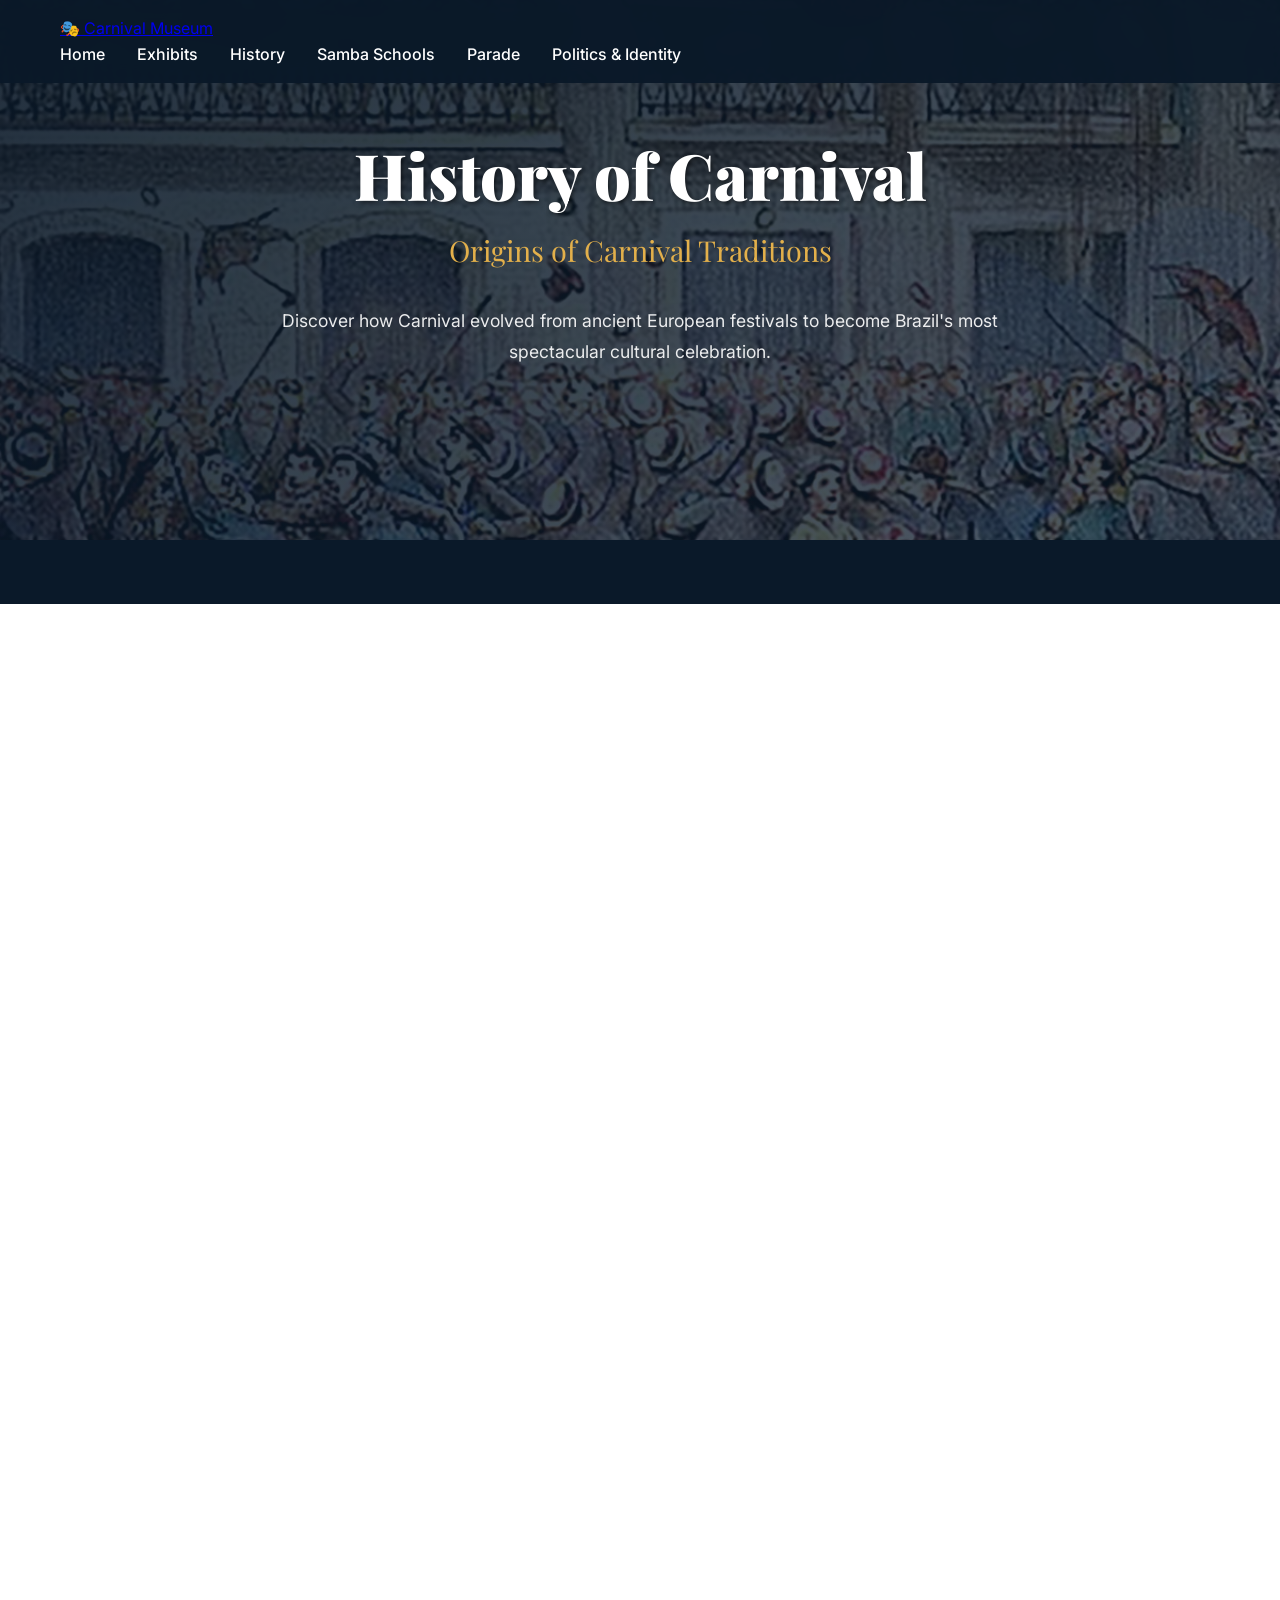
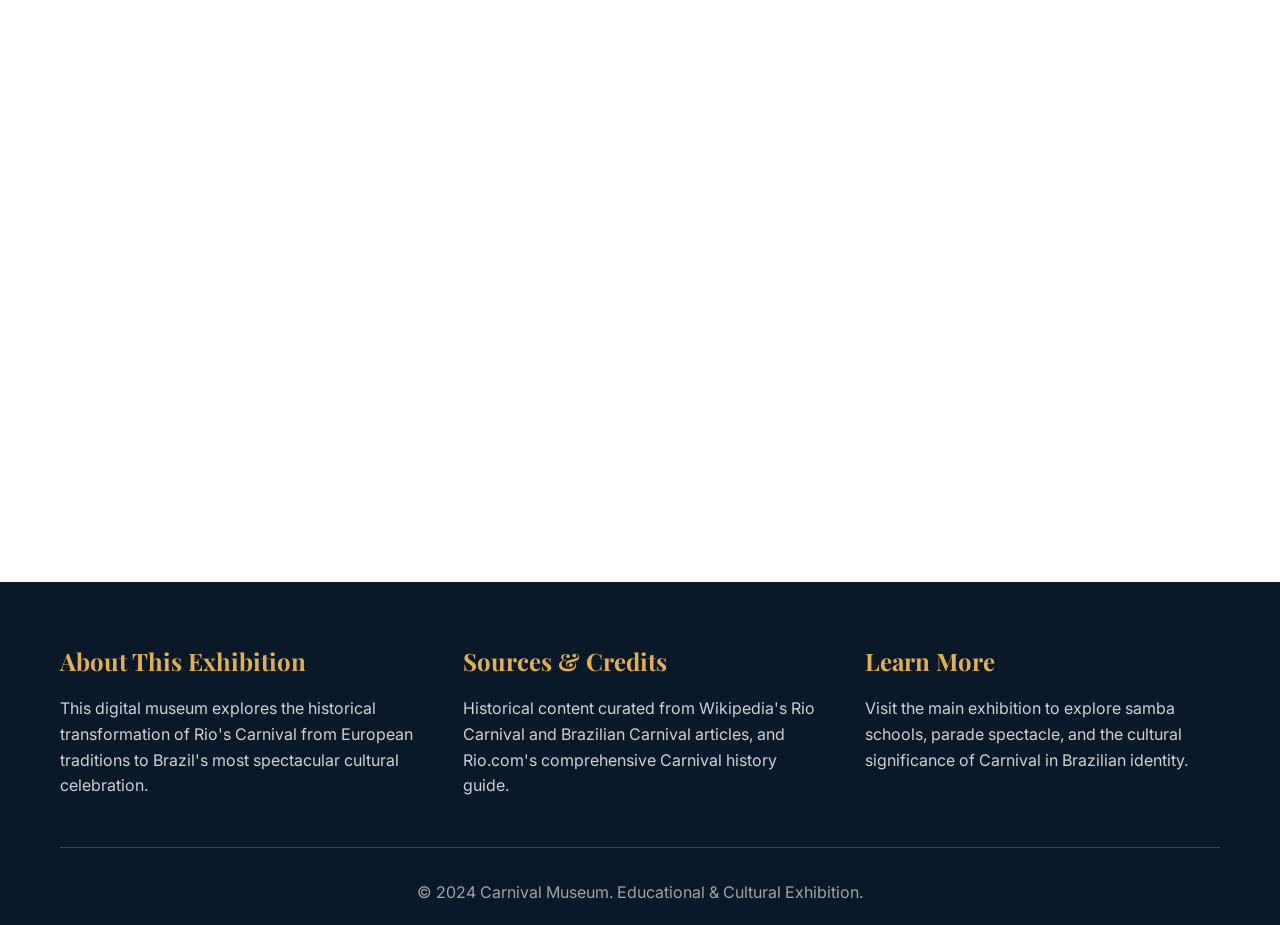
<file: history.html>
<!DOCTYPE html>
<html lang="en">
<head>
    <meta charset="UTF-8">
    <meta name="viewport" content="width=device-width, initial-scale=1.0">
    <title>History of Carnival - Digital Museum</title>
    <link rel="stylesheet" href="styles.css">
    <link href="https://fonts.googleapis.com/css2?family=Playfair+Display:wght@400;700&family=Inter:wght@400;500;600;700&display=swap" rel="stylesheet">
    <link href="https://unpkg.com/aos@2.3.1/dist/aos.css" rel="stylesheet">
    <script src="https://unpkg.com/aos@2.3.1/dist/aos.js"></script>
</head>
<body>
    <!-- Navigation -->
    <nav class="navbar">
        <div class="container">
            <div class="nav-brand">
                <a href="index.html#home" class="brand-link">
                    <span class="brand-icon">🎭</span>
                    <span class="brand-text">Carnival Museum</span>
                </a>
            </div>
            <ul class="nav-menu">
                <li><a href="index.html#home" class="nav-link">Home</a></li>
                <li><a href="index.html#exhibits" class="nav-link">Exhibits</a></li>
                <li><a href="history.html" class="nav-link active">History</a></li>
                <li><a href="samba-schools.html" class="nav-link">Samba Schools</a></li>
                <li><a href="parade.html" class="nav-link">Parade</a></li>
                <li><a href="politics.html" class="nav-link">Politics & Identity</a></li>
            </ul>
        </div>
    </nav>

    <!-- History Hero Section -->
    <section class="history-hero">
        <div class="hero-background">
            <img src="images/history-03.png" alt="Carnival History">
            <div class="hero-overlay"></div>
        </div>
        <div class="hero-content">
            <h1 class="hero-title">History of Carnival</h1>
            <h2 class="hero-subtitle">Origins of Carnival Traditions</h2>
            <p class="hero-description">
                Discover how Carnival evolved from ancient European festivals to become Brazil's most spectacular cultural celebration.
            </p>
        </div>
    </section>

    <!-- History Content -->
    <section class="history-content">
        <div class="container">
            <div class="history-article">
                <!-- European Origins to Brazilian Transformation -->
                <div class="history-section" data-aos="fade-up">
                    <h2>Origins of Carnival Traditions</h2>
                    <p>
                        Carnival's roots trace back to ancient European spring festivals celebrating fertility and rebirth. 
                        These traditions were later incorporated into Catholic pre-Lenten celebrations, where communities 
                        would indulge in feasting and merriment before the solemn period of Lent.
                    </p>
                    <p>
                        The Portuguese colonizers brought Carnival to Brazil between the 16th and 17th centuries. 
                        Initially, it manifested through "Entrudo" – a popular festival where public games and 
                        lighthearted mockery would run wild in the streets. People would soak each other with 
                        buckets of water and throw mud and food, often leading to street brawls and riots.
                    </p>
                    <p>
                        Throughout the 1800s, Carnival concepts continued evolving in Brazil. More organized parades 
                        emerged, such as the "grandes sociedades" (great societies) where the Emperor joined 
                        celebrations with aristocrats parading in masks with luxurious costumes and music.
                    </p>
                    <p>
                        The most significant transformation came with Afro-Brazilian influence. After the abolition 
                        of slavery in 1888, Africans brought their pulsating rhythms of samba to the impoverished 
                        slums surrounding Rio. The samba emerged as an eclectic mix of music, song, and dance 
                        styles that Afro-Brazilians developed by adapting different cultural inputs to produce a 
                        new musical genre.
                    </p>
                    <p>
                        By 1917, samba became an integral part of Rio Carnival. From the poorest slums to the 
                        richest mansions, samba spread quickly through the city, truly bringing the Brazilian people 
                        together regardless of economic class. Samba lies at the heart of Carioca culture and remains 
                        the defining sound of Carnival.
                    </p>
                    <p>
                        Today's Rio Carnival represents a spectacular fusion of African rhythms, European traditions, 
                        and Brazilian innovation. The construction of the Sambadrome in 1984 created a dedicated 
                        space for samba school competitions, elevating Carnival to a world-class cultural event.
                    </p>
                </div>

                <!-- Back to Exhibits -->
                <div class="back-to-exhibits" data-aos="fade-up" data-aos-delay="500">
                    <a href="index.html#exhibits" class="cta-button">← Back to Exhibits</a>
                </div>

                <!-- Page Navigation -->
                <div class="page-navigation" data-aos="fade-up" data-aos-delay="600">
                    <div class="nav-buttons">
                        <a href="index.html#exhibits" class="nav-button prev-button">
                            <span class="nav-arrow">←</span>
                            <div class="nav-text">
                                <span class="nav-label">Previous</span>
                                <span class="nav-title">Exhibits Home</span>
                            </div>
                        </a>
                        <a href="samba-schools.html" class="nav-button next-button">
                            <div class="nav-text">
                                <span class="nav-label">Next</span>
                                <span class="nav-title">Samba Schools</span>
                            </div>
                            <span class="nav-arrow">→</span>
                        </a>
                    </div>
                </div>
            </div>
        </div>
    </section>

    <!-- Footer -->
    <footer class="footer">
        <div class="container">
            <div class="footer-content">
                <div class="footer-section">
                    <h3>About This Exhibition</h3>
                    <p>
                        This digital museum explores the historical transformation of Rio's Carnival from European 
                        traditions to Brazil's most spectacular cultural celebration.
                    </p>
                </div>
                <div class="footer-section">
                    <h3>Sources & Credits</h3>
                    <p>
                        Historical content curated from Wikipedia's Rio Carnival and Brazilian Carnival articles, 
                        and Rio.com's comprehensive Carnival history guide.
                    </p>
                </div>
                <div class="footer-section">
                    <h3>Learn More</h3>
                    <p>
                        Visit the main exhibition to explore samba schools, parade spectacle, and the cultural 
                        significance of Carnival in Brazilian identity.
                    </p>
                </div>
            </div>
            <div class="footer-bottom">
                <p>&copy; 2024 Carnival Museum. Educational & Cultural Exhibition.</p>
            </div>
        </div>
    </footer>

    <script src="script.js"></script>
</body>
</html>
</file>
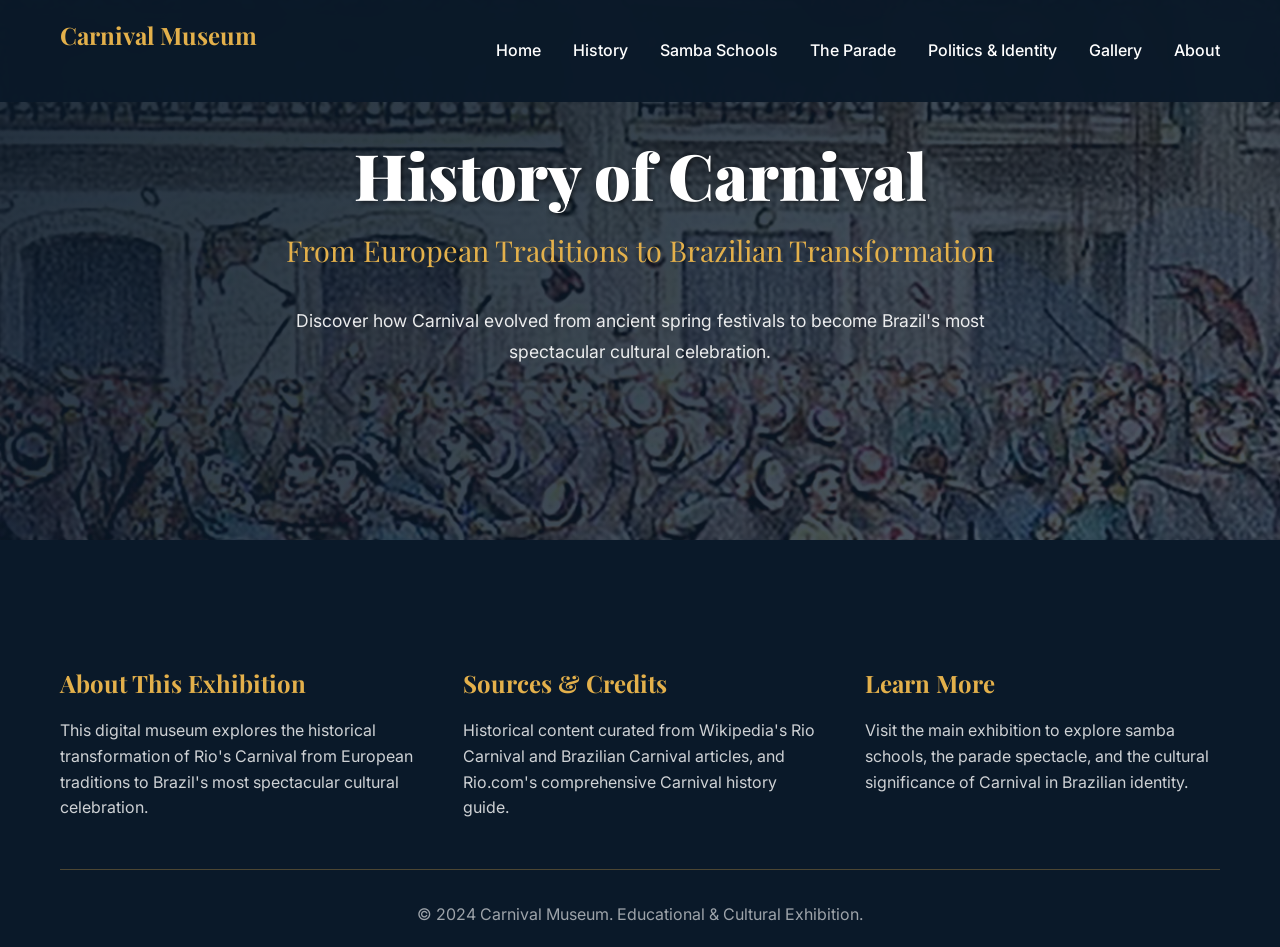
<file: history_backup.html>
<!DOCTYPE html>
<html lang="en">
<head>
    <meta charset="UTF-8">
    <meta name="viewport" content="width=device-width, initial-scale=1.0">
    <title>History of Carnival - Digital Museum</title>
    <link rel="stylesheet" href="styles.css">
    <link rel="preconnect" href="https://fonts.googleapis.com">
    <link rel="preconnect" href="https://fonts.gstatic.com" crossorigin>
    <link href="https://fonts.googleapis.com/css2?family=Playfair+Display:wght@400;700;900&family=Inter:wght@300;400;500;600&display=swap" rel="stylesheet">
</head>
<body>
    <!-- Navigation Bar -->
    <header class="navbar" id="navbar">
        <div class="nav-container">
            <div class="nav-logo">
                <h2>Carnival Museum</h2>
            </div>
            <nav class="nav-menu" id="nav-menu">
                <a href="index.html#home" class="nav-link">Home</a>
                <a href="history.html" class="nav-link">History</a>
                <a href="samba-schools.html" class="nav-link">Samba Schools</a>
                <a href="parade.html" class="nav-link">The Parade</a>
                <a href="politics.html" class="nav-link">Politics & Identity</a>
                <a href="index.html#gallery" class="nav-link">Gallery</a>
                <a href="index.html#about" class="nav-link">About</a>
            </nav>
            <div class="hamburger" id="hamburger">
                <span class="bar"></span>
                <span class="bar"></span>
                <span class="bar"></span>
            </div>
        </div>
    </header>

    <!-- History Hero Section -->
    <section class="history-hero">
        <div class="hero-background">
            <img src="images/history-03.png" alt="Carnival History">
            <div class="hero-overlay"></div>
        </div>
        <div class="hero-content">
            <h1 class="hero-title">History of Carnival</h1>
            <h2 class="hero-subtitle">From European Traditions to Brazilian Transformation</h2>
            <p class="hero-description">
                Discover how Carnival evolved from ancient spring festivals to become Brazil's most spectacular cultural celebration.
            </p>
        </div>
    </section>

                                
                
                
                
                            
    <!-- Footer -->
    <footer class="footer">
        <div class="container">
            <div class="footer-content">
                <div class="footer-section">
                    <h3>About This Exhibition</h3>
                    <p>
                        This digital museum explores the historical transformation of Rio's Carnival from European 
                        traditions to Brazil's most spectacular cultural celebration.
                    </p>
                </div>
                <div class="footer-section">
                    <h3>Sources & Credits</h3>
                    <p>
                        Historical content curated from Wikipedia's Rio Carnival and Brazilian Carnival articles, 
                        and Rio.com's comprehensive Carnival history guide.
                    </p>
                </div>
                <div class="footer-section">
                    <h3>Learn More</h3>
                    <p>
                        Visit the main exhibition to explore samba schools, the parade spectacle, and the cultural 
                        significance of Carnival in Brazilian identity.
                    </p>
                </div>
            </div>
            <div class="footer-bottom">
                <p>&copy; 2024 Carnival Museum. Educational & Cultural Exhibition.</p>
            </div>
        </div>
    </footer>

    <script src="script.js"></script>
</body>
</html>
</file>
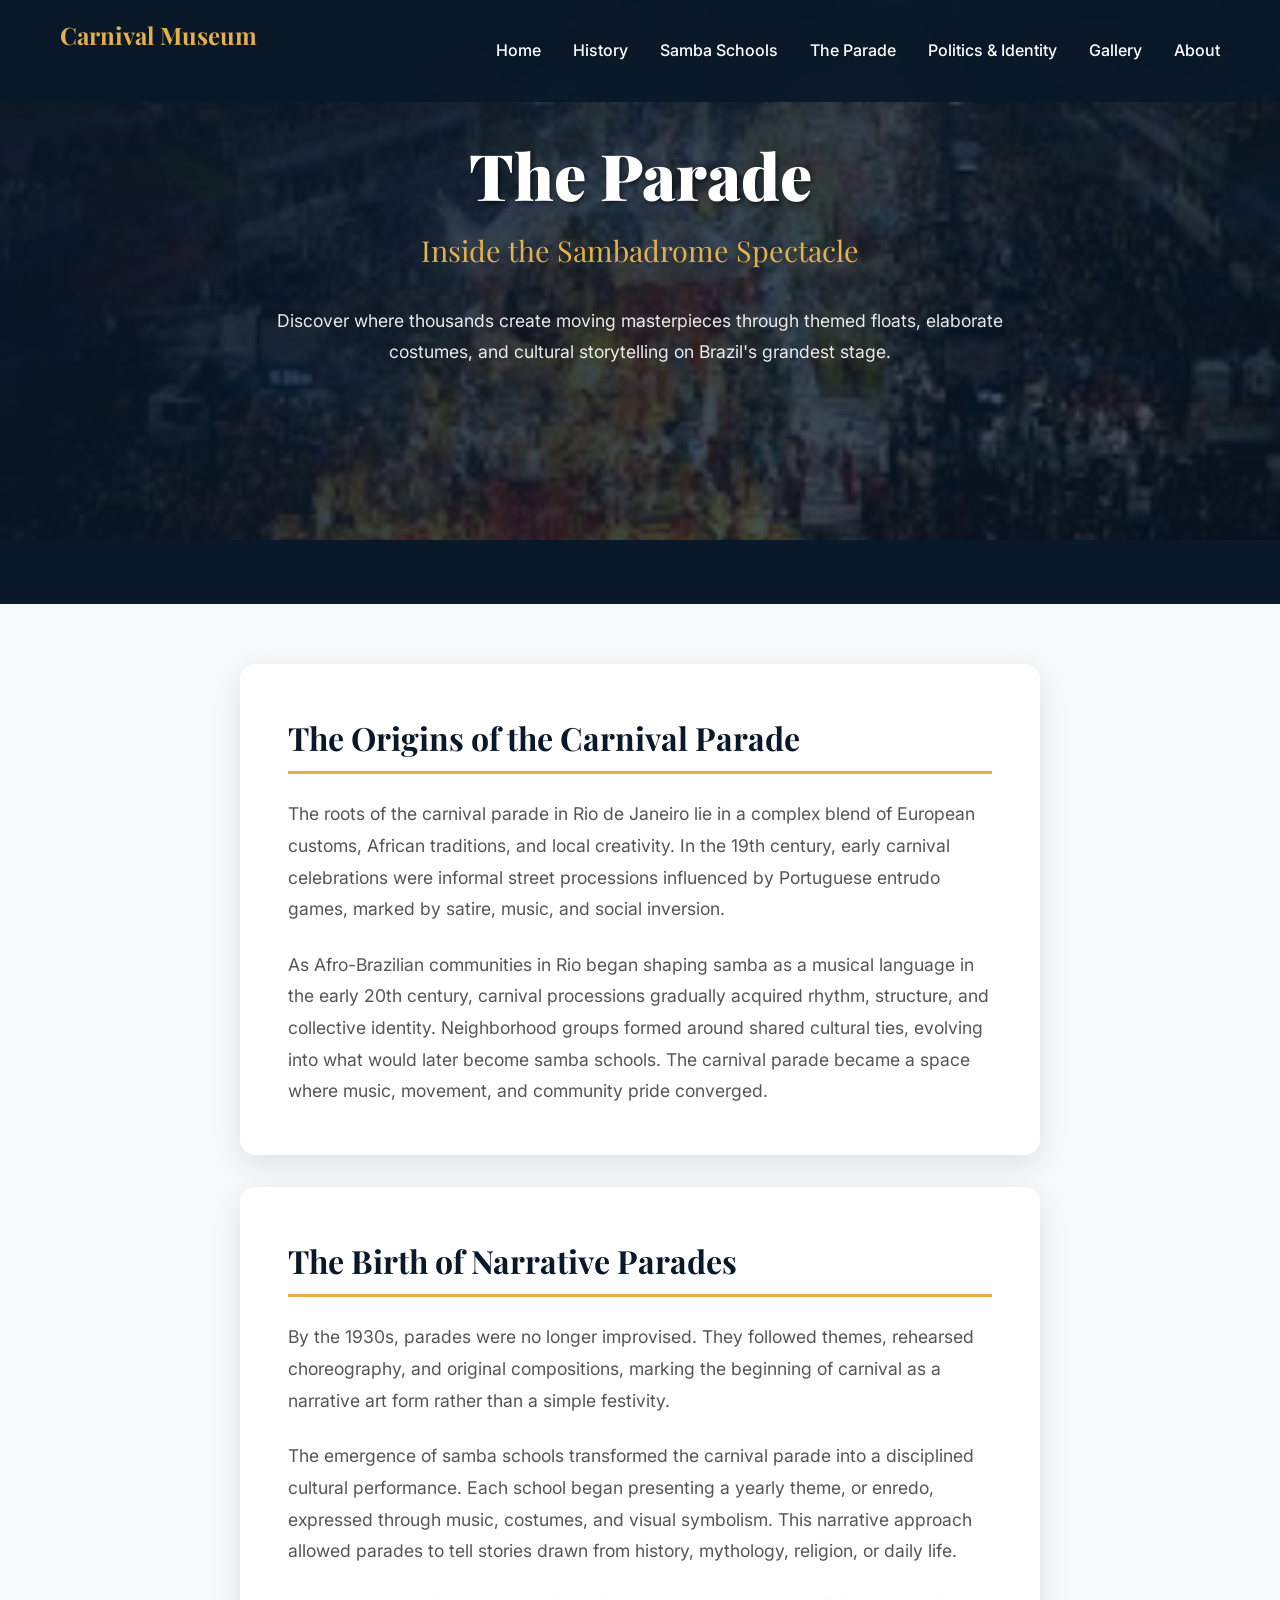
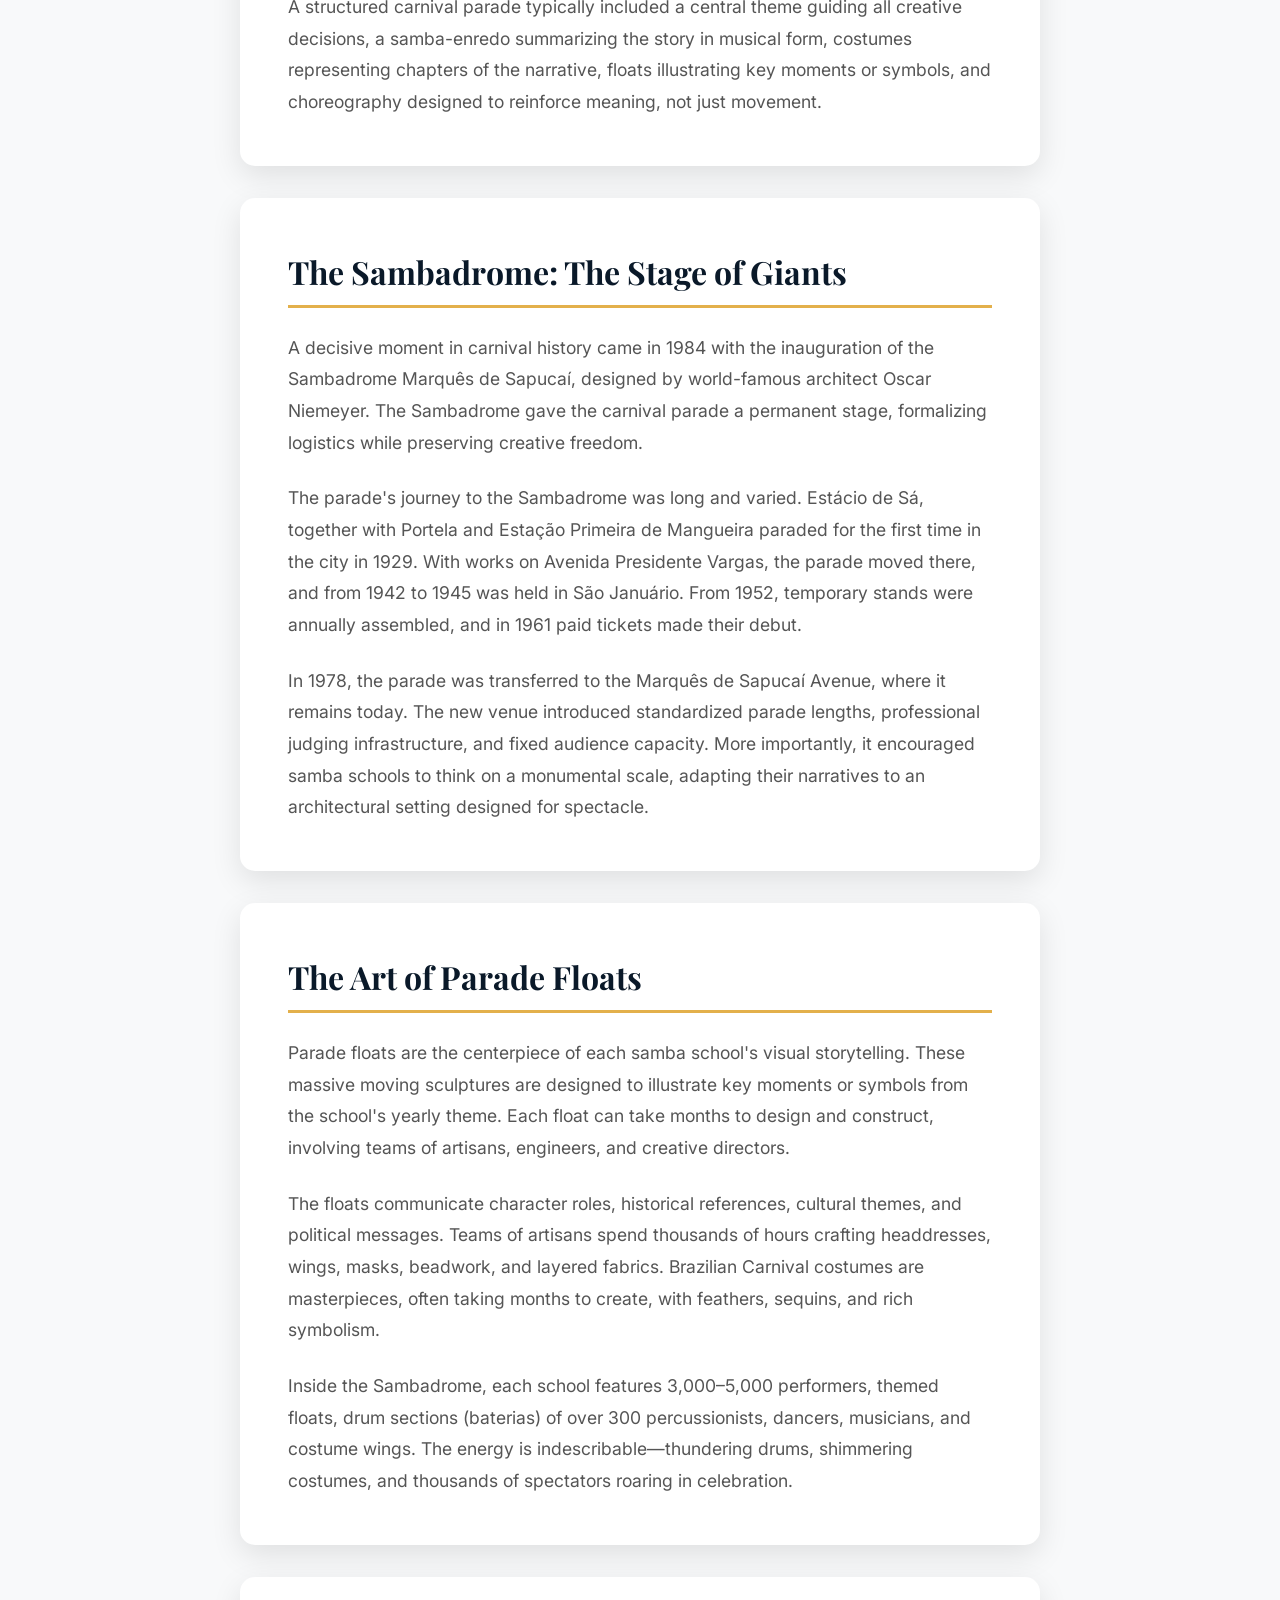
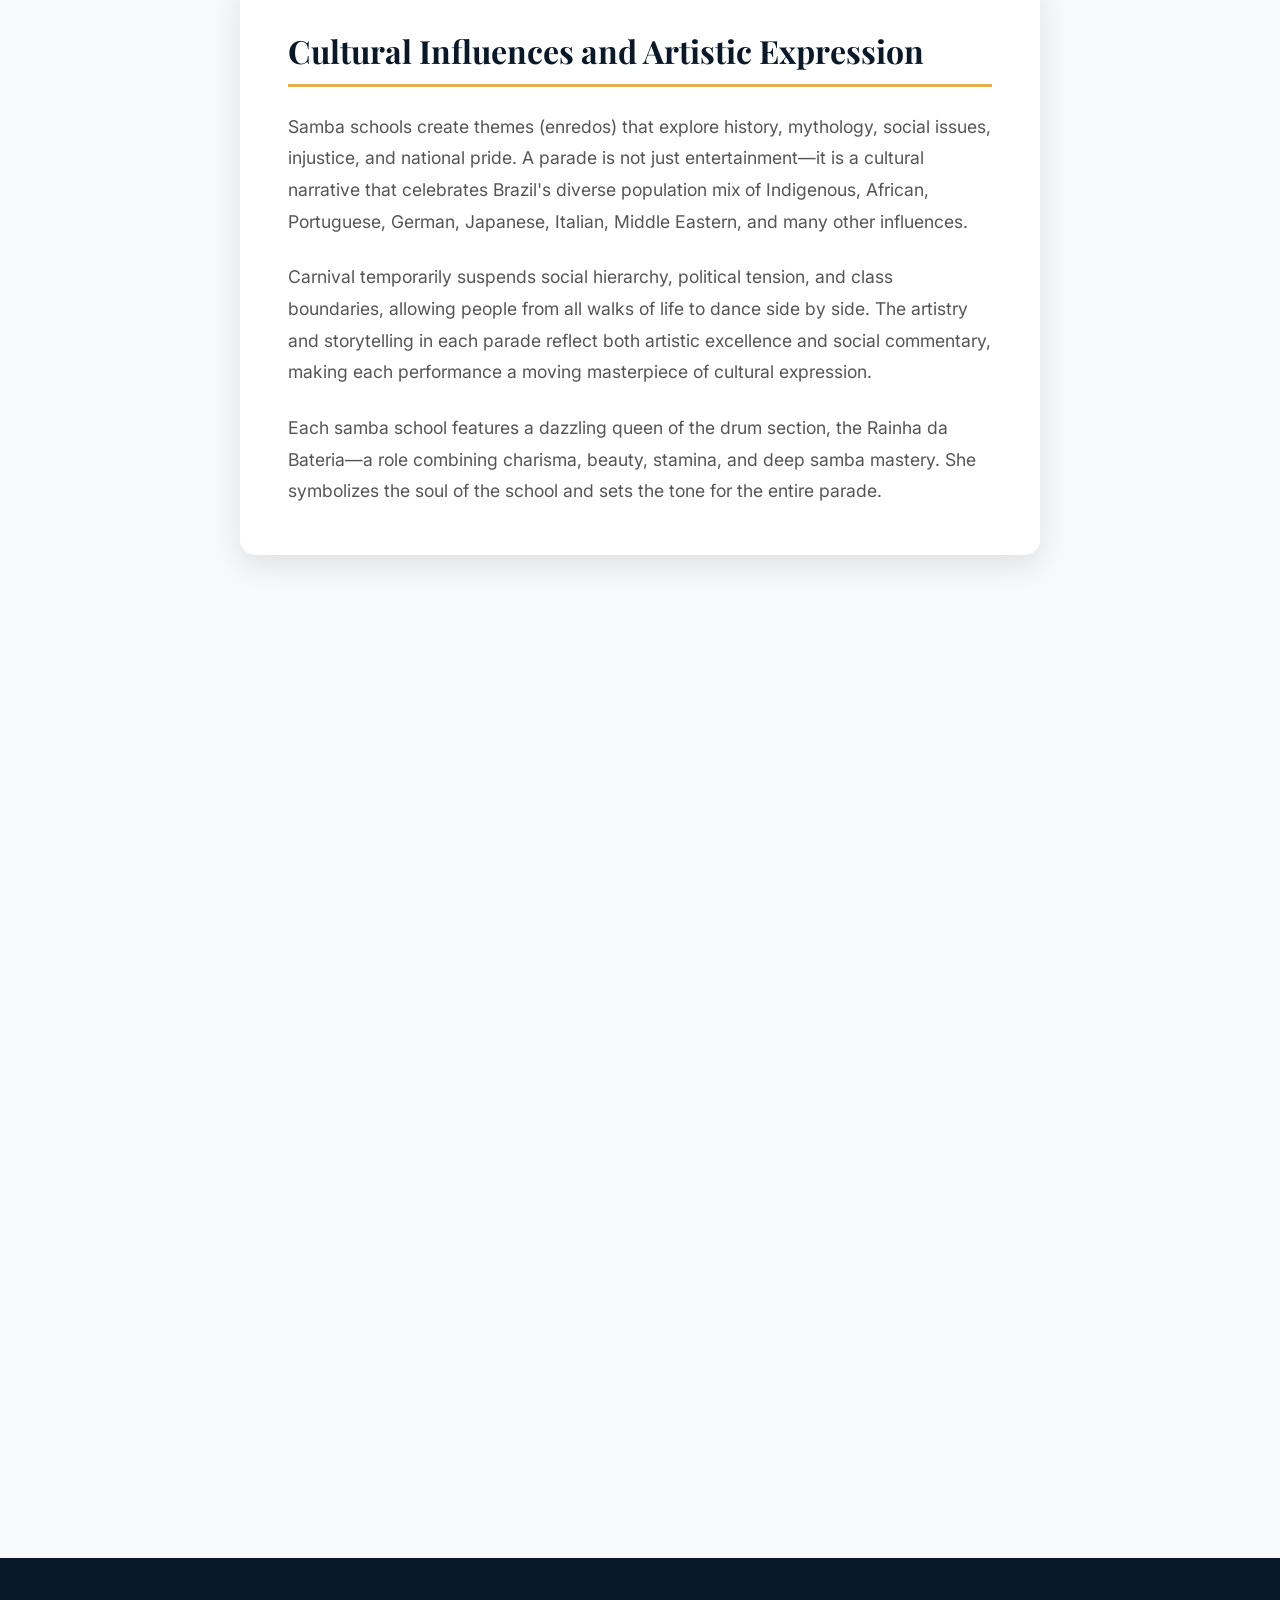
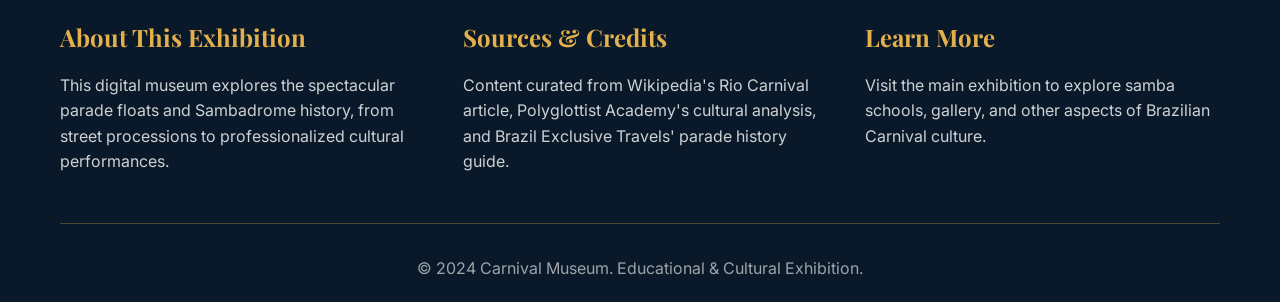
<file: parade.html>
<!DOCTYPE html>
<html lang="en">
<head>
    <meta charset="UTF-8">
    <meta name="viewport" content="width=device-width, initial-scale=1.0">
    <title>The Parade - Digital Museum</title>
    <link rel="stylesheet" href="styles.css">
    <link rel="preconnect" href="https://fonts.googleapis.com">
    <link rel="preconnect" href="https://fonts.gstatic.com" crossorigin>
    <link href="https://fonts.googleapis.com/css2?family=Playfair+Display:wght@400;700;900&family=Inter:wght@300;400;500;600&display=swap" rel="stylesheet">
</head>
<body>
    <!-- Navigation Bar -->
    <header class="navbar" id="navbar">
        <div class="nav-container">
            <div class="nav-logo">
                <h2>Carnival Museum</h2>
            </div>
            <nav class="nav-menu" id="nav-menu">
                <a href="index.html#home" class="nav-link">Home</a>
                <a href="history.html" class="nav-link">History</a>
                <a href="samba-schools.html" class="nav-link">Samba Schools</a>
                <a href="parade.html" class="nav-link">The Parade</a>
                <a href="politics.html" class="nav-link">Politics & Identity</a>
                <a href="index.html#gallery" class="nav-link">Gallery</a>
                <a href="index.html#about" class="nav-link">About</a>
            </nav>
            <div class="hamburger" id="hamburger">
                <span class="bar"></span>
                <span class="bar"></span>
                <span class="bar"></span>
            </div>
        </div>
    </header>

    <!-- Parade Hero Section -->
    <section class="parade-hero">
        <div class="hero-background">
            <img src="images/carnival parade.jpg" alt="The Parade">
            <div class="hero-overlay"></div>
        </div>
        <div class="hero-content">
            <h1 class="hero-title">The Parade</h1>
            <h2 class="hero-subtitle">Inside the Sambadrome Spectacle</h2>
            <p class="hero-description">
                Discover where thousands create moving masterpieces through themed floats, elaborate costumes, 
                and cultural storytelling on Brazil's grandest stage.
            </p>
        </div>
    </section>

    <!-- Parade Content -->
    <section class="parade-content">
        <div class="container">
            <div class="parade-article">
                <!-- Origins of Parade -->
                <div class="parade-section" data-aos="fade-up">
                    <h2>The Origins of the Carnival Parade</h2>
                    <p>
                        The roots of the carnival parade in Rio de Janeiro lie in a complex blend of European customs, 
                        African traditions, and local creativity. In the 19th century, early carnival celebrations 
                        were informal street processions influenced by Portuguese entrudo games, marked by satire, 
                        music, and social inversion.
                    </p>
                    <p>
                        As Afro-Brazilian communities in Rio began shaping samba as a musical language in the early 
                        20th century, carnival processions gradually acquired rhythm, structure, and collective identity. 
                        Neighborhood groups formed around shared cultural ties, evolving into what would later become 
                        samba schools. The carnival parade became a space where music, movement, and community pride converged.
                    </p>
                </div>

                <!-- Birth of Narrative Parades -->
                <div class="parade-section" data-aos="fade-up" data-aos-delay="100">
                    <h2>The Birth of Narrative Parades</h2>
                    <p>
                        By the 1930s, parades were no longer improvised. They followed themes, rehearsed choreography, 
                        and original compositions, marking the beginning of carnival as a narrative art form rather than 
                        a simple festivity.
                    </p>
                    <p>
                        The emergence of samba schools transformed the carnival parade into a disciplined cultural performance. 
                        Each school began presenting a yearly theme, or enredo, expressed through music, costumes, and visual 
                        symbolism. This narrative approach allowed parades to tell stories drawn from history, mythology, 
                        religion, or daily life.
                    </p>
                    <p>
                        A structured carnival parade typically included a central theme guiding all creative decisions, 
                        a samba-enredo summarizing the story in musical form, costumes representing chapters of the narrative, 
                        floats illustrating key moments or symbols, and choreography designed to reinforce meaning, not just movement.
                    </p>
                </div>

                <!-- The Sambadrome -->
                <div class="parade-section" data-aos="fade-up" data-aos-delay="200">
                    <h2>The Sambadrome: The Stage of Giants</h2>
                    <p>
                        A decisive moment in carnival history came in 1984 with the inauguration of the Sambadrome 
                        Marquês de Sapucaí, designed by world-famous architect Oscar Niemeyer. The Sambadrome gave 
                        the carnival parade a permanent stage, formalizing logistics while preserving creative freedom.
                    </p>
                    <p>
                        The parade's journey to the Sambadrome was long and varied. Estácio de Sá, together with Portela 
                        and Estação Primeira de Mangueira paraded for the first time in the city in 1929. With works on 
                        Avenida Presidente Vargas, the parade moved there, and from 1942 to 1945 was held in São Januário. 
                        From 1952, temporary stands were annually assembled, and in 1961 paid tickets made their debut.
                    </p>
                    <p>
                        In 1978, the parade was transferred to the Marquês de Sapucaí Avenue, where it remains today. 
                        The new venue introduced standardized parade lengths, professional judging infrastructure, and 
                        fixed audience capacity. More importantly, it encouraged samba schools to think on a monumental scale, 
                        adapting their narratives to an architectural setting designed for spectacle.
                    </p>
                </div>

                <!-- Parade Floats and Their Creation -->
                <div class="parade-section" data-aos="fade-up" data-aos-delay="300">
                    <h2>The Art of Parade Floats</h2>
                    <p>
                        Parade floats are the centerpiece of each samba school's visual storytelling. These massive moving 
                        sculptures are designed to illustrate key moments or symbols from the school's yearly theme. 
                        Each float can take months to design and construct, involving teams of artisans, engineers, 
                        and creative directors.
                    </p>
                    <p>
                        The floats communicate character roles, historical references, cultural themes, and political messages. 
                        Teams of artisans spend thousands of hours crafting headdresses, wings, masks, beadwork, and 
                        layered fabrics. Brazilian Carnival costumes are masterpieces, often taking months to create, with 
                        feathers, sequins, and rich symbolism.
                    </p>
                    <p>
                        Inside the Sambadrome, each school features 3,000–5,000 performers, themed floats, drum sections 
                        (baterias) of over 300 percussionists, dancers, musicians, and costume wings. The energy is 
                        indescribable—thundering drums, shimmering costumes, and thousands of spectators roaring in celebration.
                    </p>
                </div>

                <!-- Cultural Influences -->
                <div class="parade-section" data-aos="fade-up" data-aos-delay="400">
                    <h2>Cultural Influences and Artistic Expression</h2>
                    <p>
                        Samba schools create themes (enredos) that explore history, mythology, social issues, injustice, 
                        and national pride. A parade is not just entertainment—it is a cultural narrative that celebrates 
                        Brazil's diverse population mix of Indigenous, African, Portuguese, German, Japanese, Italian, 
                        Middle Eastern, and many other influences.
                    </p>
                    <p>
                        Carnival temporarily suspends social hierarchy, political tension, and class boundaries, allowing 
                        people from all walks of life to dance side by side. The artistry and storytelling in each parade 
                        reflect both artistic excellence and social commentary, making each performance a moving masterpiece 
                        of cultural expression.
                    </p>
                    <p>
                        Each samba school features a dazzling queen of the drum section, the Rainha da Bateria—a role 
                        combining charisma, beauty, stamina, and deep samba mastery. She symbolizes the soul of the school 
                        and sets the tone for the entire parade.
                    </p>
                </div>

                <!-- Modern Competition -->
                <div class="parade-section" data-aos="fade-up" data-aos-delay="500">
                    <h2>Modern Competition and Spectacle</h2>
                    <p>
                        With the increase in the number of schools taking part, the parade was separated into two dates 
                        and categories in 1984: Friday evening into Saturday morning for lower-level schools, and Sunday 
                        evening into Monday morning for the major schools.
                    </p>
                    <p>
                        Today, schools compete under strict judging criteria covering harmony, theme, costumes, and choreography. 
                        The Special Group schools parade over two days (Sunday and Monday), while A Series schools parade 
                        on Friday and Saturday. The competition encourages innovation while preserving traditions.
                    </p>
                    <p>
                        This period marked the beginning of the modern carnival parade era, where performances are 
                        systematically recorded, studied, and compared, allowing certain editions to gain historical weight 
        and cultural significance that extends far beyond the festival itself.
                    </p>
                </div>
            </div>

            <!-- Back to Exhibits -->
            <div class="back-to-exhibits" data-aos="fade-up" data-aos-delay="600">
                <a href="index.html#exhibits" class="cta-button">← Back to Exhibits</a>
            </div>

            <!-- Page Navigation -->
            <div class="page-navigation" data-aos="fade-up" data-aos-delay="700">
                <div class="nav-buttons">
                    <a href="samba-schools.html" class="nav-button prev-button">
                        <span class="nav-arrow">←</span>
                        <div class="nav-text">
                            <span class="nav-label">Previous</span>
                            <span class="nav-title">Samba Schools</span>
                        </div>
                    </a>
                    <a href="politics.html" class="nav-button next-button">
                        <div class="nav-text">
                            <span class="nav-label">Next</span>
                            <span class="nav-title">Politics & Identity</span>
                        </div>
                        <span class="nav-arrow">→</span>
                    </a>
                </div>
            </div>
        </div>
    </section>

    <!-- Footer -->
    <footer class="footer">
        <div class="container">
            <div class="footer-content">
                <div class="footer-section">
                    <h3>About This Exhibition</h3>
                    <p>
                        This digital museum explores the spectacular parade floats and Sambadrome history, 
                        from street processions to professionalized cultural performances.
                    </p>
                </div>
                <div class="footer-section">
                    <h3>Sources & Credits</h3>
                    <p>
                        Content curated from Wikipedia's Rio Carnival article, Polyglottist Academy's cultural analysis, 
                        and Brazil Exclusive Travels' parade history guide.
                    </p>
                </div>
                <div class="footer-section">
                    <h3>Learn More</h3>
                    <p>
                        Visit the main exhibition to explore samba schools, gallery, and other aspects 
                        of Brazilian Carnival culture.
                    </p>
                </div>
            </div>
            <div class="footer-bottom">
                <p>&copy; 2024 Carnival Museum. Educational & Cultural Exhibition.</p>
            </div>
        </div>
    </footer>

    <script src="script.js"></script>
</body>
</html>
</file>
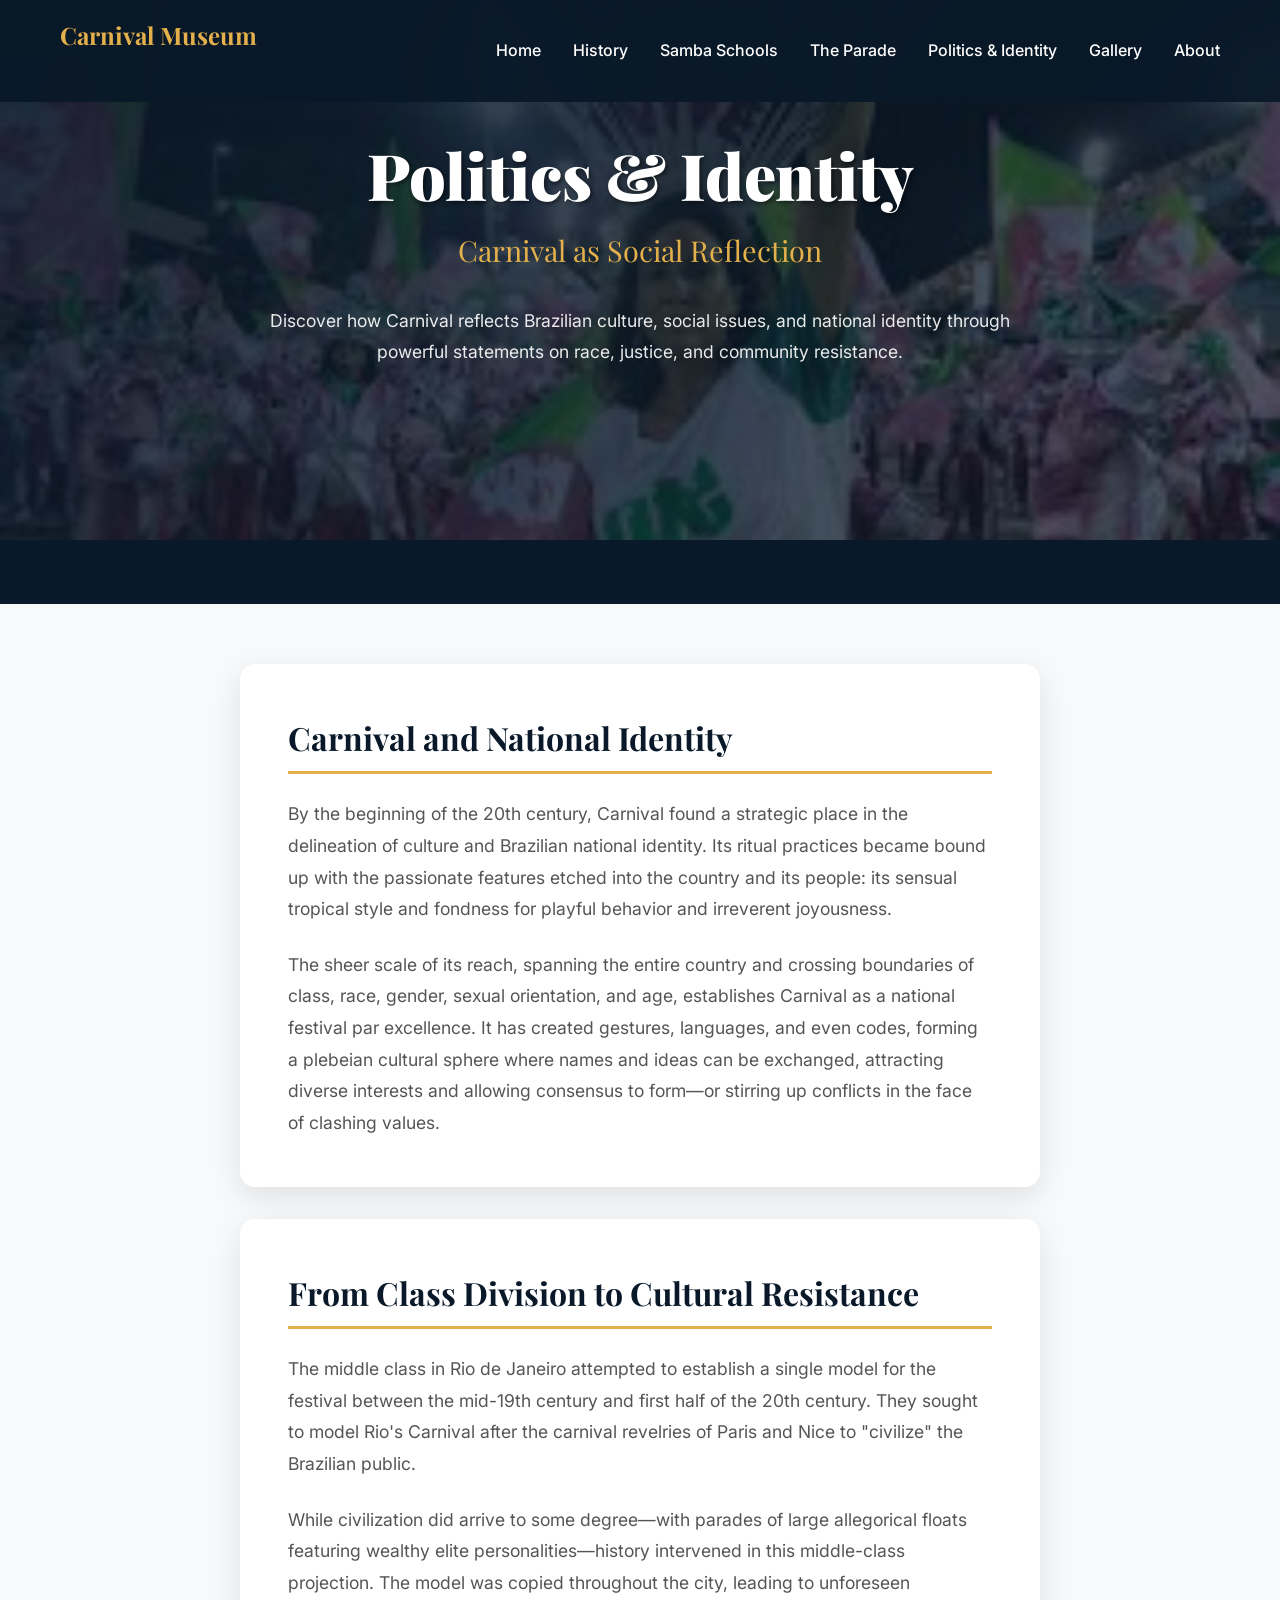
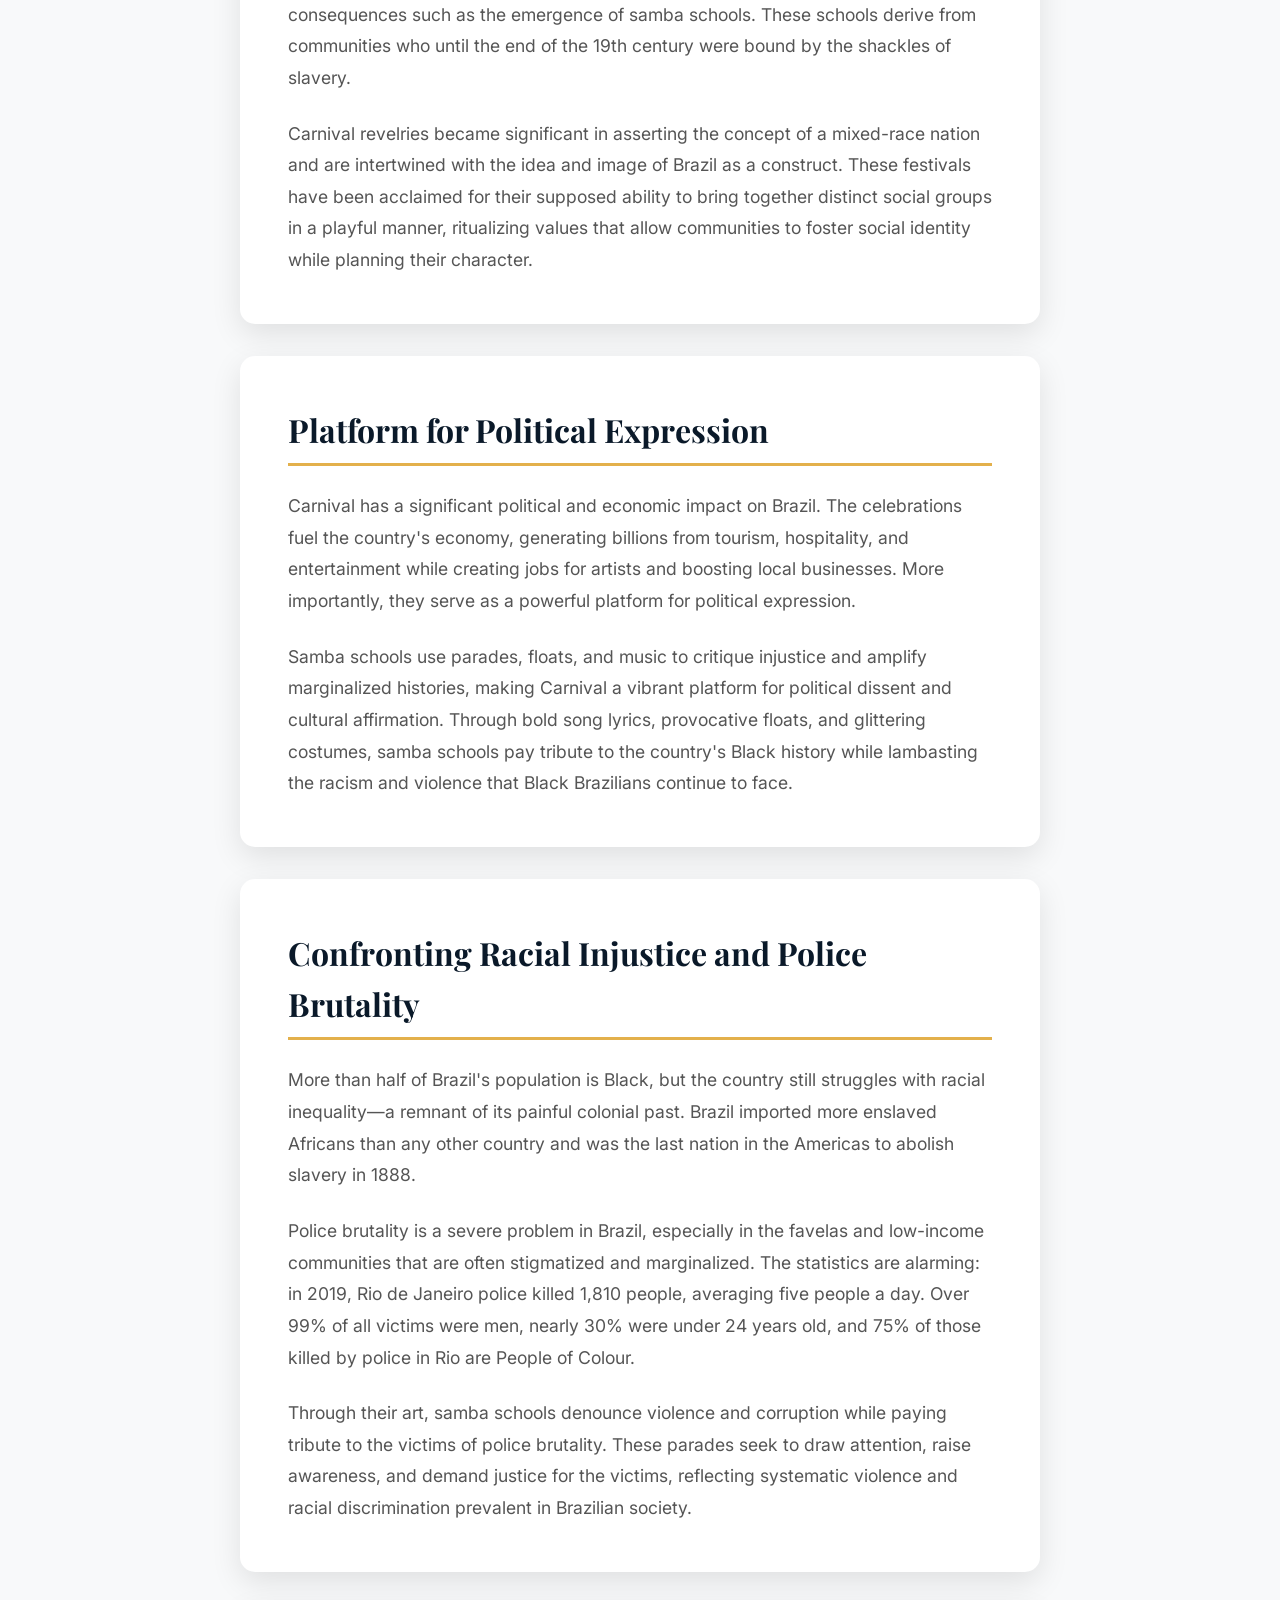
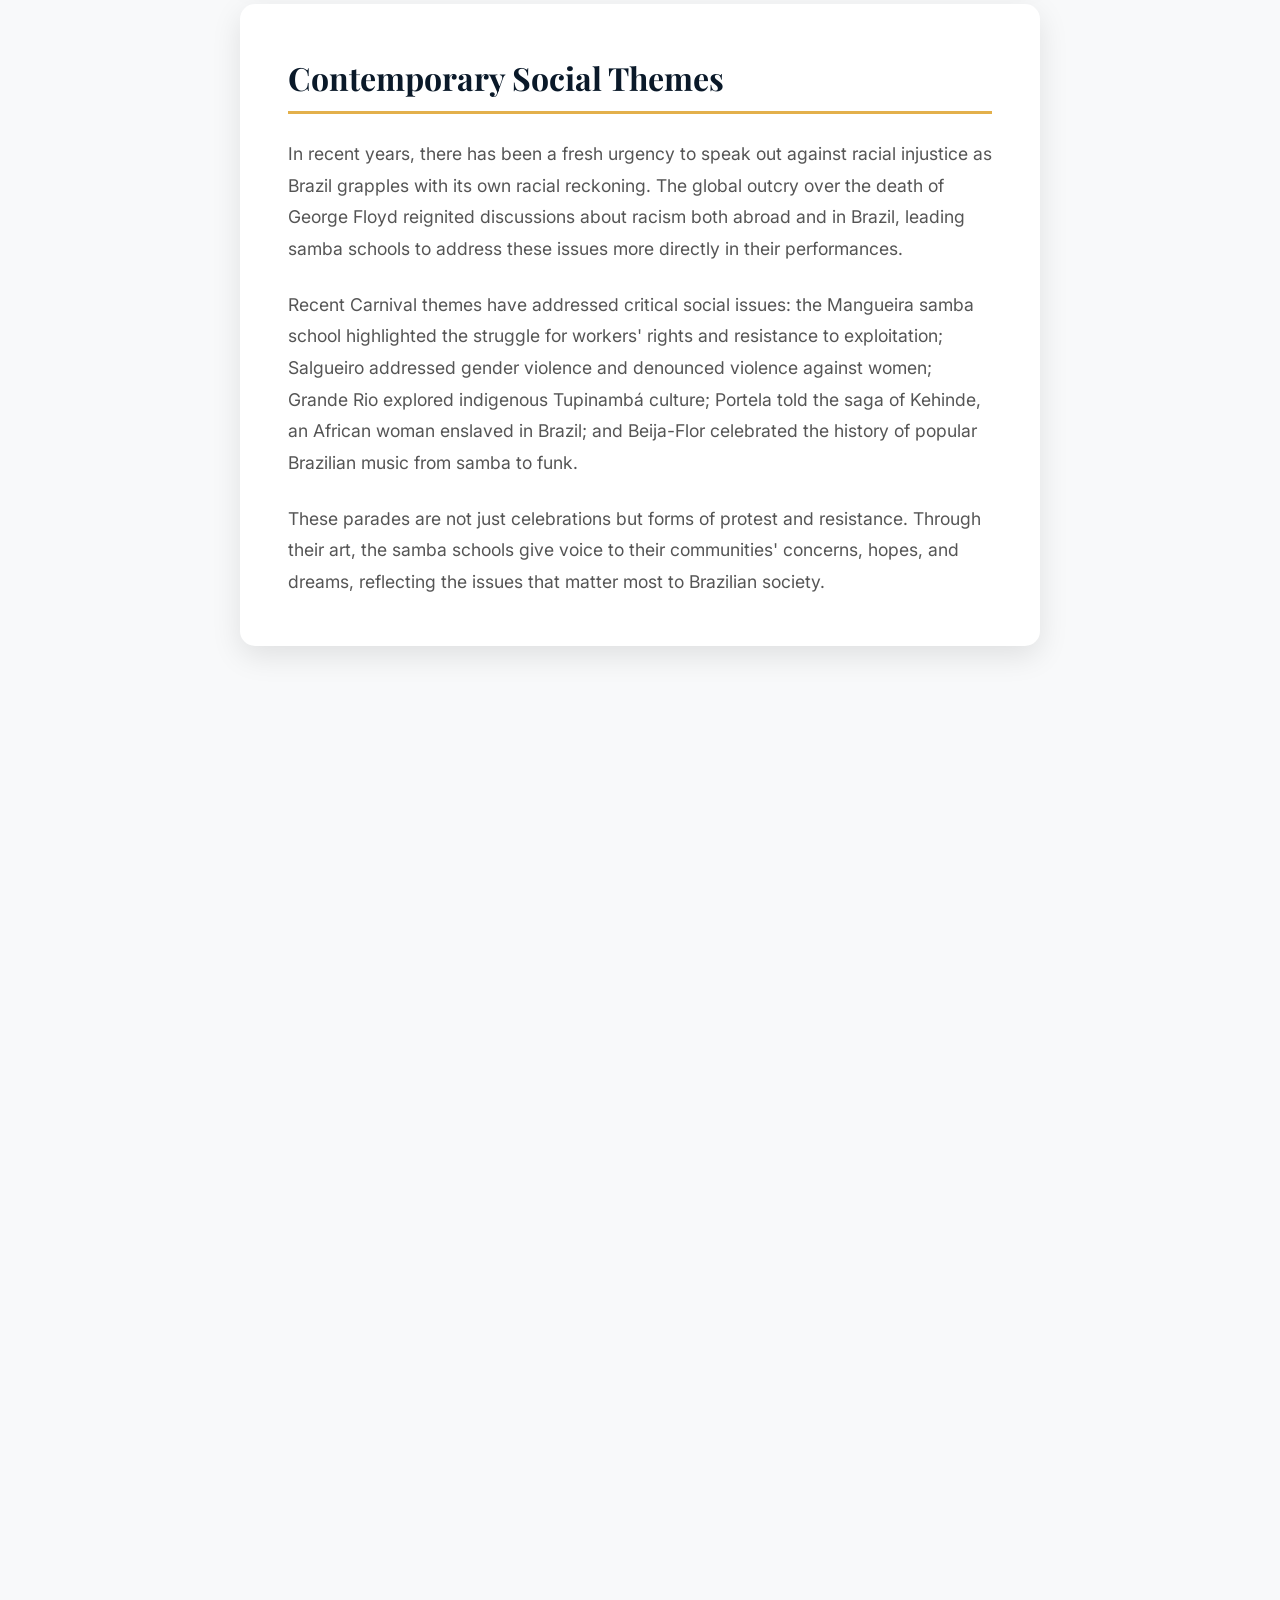
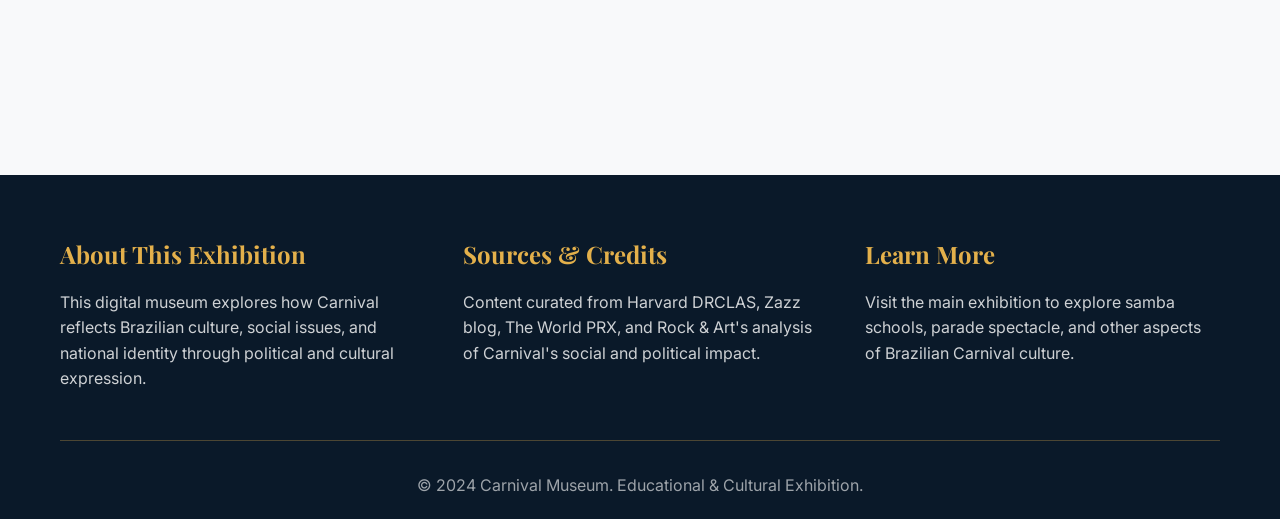
<file: politics.html>
<!DOCTYPE html>
<html lang="en">
<head>
    <meta charset="UTF-8">
    <meta name="viewport" content="width=device-width, initial-scale=1.0">
    <title>Politics & Identity - Digital Museum</title>
    <link rel="stylesheet" href="styles.css">
    <link rel="preconnect" href="https://fonts.googleapis.com">
    <link rel="preconnect" href="https://fonts.gstatic.com" crossorigin>
    <link href="https://fonts.googleapis.com/css2?family=Playfair+Display:wght@400;700;900&family=Inter:wght@300;400;500;600&display=swap" rel="stylesheet">
</head>
<body>
    <!-- Navigation Bar -->
    <header class="navbar" id="navbar">
        <div class="nav-container">
            <div class="nav-logo">
                <h2>Carnival Museum</h2>
            </div>
            <nav class="nav-menu" id="nav-menu">
                <a href="index.html#home" class="nav-link">Home</a>
                <a href="history.html" class="nav-link">History</a>
                <a href="samba-schools.html" class="nav-link">Samba Schools</a>
                <a href="parade.html" class="nav-link">The Parade</a>
                <a href="politics.html" class="nav-link">Politics & Identity</a>
                <a href="index.html#gallery" class="nav-link">Gallery</a>
                <a href="index.html#about" class="nav-link">About</a>
            </nav>
            <div class="hamburger" id="hamburger">
                <span class="bar"></span>
                <span class="bar"></span>
                <span class="bar"></span>
            </div>
        </div>
    </header>

    <!-- Politics & Identity Hero Section -->
    <section class="politics-hero">
        <div class="hero-background">
            <img src="images/justice.jpg" alt="Politics & Identity">
            <div class="hero-overlay"></div>
        </div>
        <div class="hero-content">
            <h1 class="hero-title">Politics & Identity</h1>
            <h2 class="hero-subtitle">Carnival as Social Reflection</h2>
            <p class="hero-description">
                Discover how Carnival reflects Brazilian culture, social issues, and national identity 
                through powerful statements on race, justice, and community resistance.
            </p>
        </div>
    </section>

    <!-- Politics & Identity Content -->
    <section class="politics-content">
        <div class="container">
            <div class="politics-article">
                <!-- Cultural Identity Formation -->
                <div class="politics-section" data-aos="fade-up">
                    <h2>Carnival and National Identity</h2>
                    <p>
                        By the beginning of the 20th century, Carnival found a strategic place in the delineation 
                        of culture and Brazilian national identity. Its ritual practices became bound up with 
                        the passionate features etched into the country and its people: its sensual tropical 
                        style and fondness for playful behavior and irreverent joyousness.
                    </p>
                    <p>
                        The sheer scale of its reach, spanning the entire country and crossing boundaries of 
                        class, race, gender, sexual orientation, and age, establishes Carnival as a national 
                        festival par excellence. It has created gestures, languages, and even codes, forming 
                        a plebeian cultural sphere where names and ideas can be exchanged, attracting diverse 
                        interests and allowing consensus to form—or stirring up conflicts in the face of 
                        clashing values.
                    </p>
                </div>

                <!-- Historical Social Context -->
                <div class="politics-section" data-aos="fade-up" data-aos-delay="100">
                    <h2>From Class Division to Cultural Resistance</h2>
                    <p>
                        The middle class in Rio de Janeiro attempted to establish a single model for the festival 
                        between the mid-19th century and first half of the 20th century. They sought to model 
                        Rio's Carnival after the carnival revelries of Paris and Nice to "civilize" the Brazilian public.
                    </p>
                    <p>
                        While civilization did arrive to some degree—with parades of large allegorical floats 
                        featuring wealthy elite personalities—history intervened in this middle-class projection. 
                        The model was copied throughout the city, leading to unforeseen consequences such as the 
                        emergence of samba schools. These schools derive from communities who until the end of 
                        the 19th century were bound by the shackles of slavery.
                    </p>
                    <p>
                        Carnival revelries became significant in asserting the concept of a mixed-race nation 
                        and are intertwined with the idea and image of Brazil as a construct. These festivals 
                        have been acclaimed for their supposed ability to bring together distinct social groups 
                        in a playful manner, ritualizing values that allow communities to foster social identity 
                        while planning their character.
                    </p>
                </div>

                <!-- Modern Political Expression -->
                <div class="politics-section" data-aos="fade-up" data-aos-delay="200">
                    <h2>Platform for Political Expression</h2>
                    <p>
                        Carnival has a significant political and economic impact on Brazil. The celebrations fuel 
                        the country's economy, generating billions from tourism, hospitality, and entertainment 
                        while creating jobs for artists and boosting local businesses. More importantly, they serve 
                        as a powerful platform for political expression.
                    </p>
                    <p>
                        Samba schools use parades, floats, and music to critique injustice and amplify 
                        marginalized histories, making Carnival a vibrant platform for political dissent and 
                        cultural affirmation. Through bold song lyrics, provocative floats, and glittering costumes, 
                        samba schools pay tribute to the country's Black history while lambasting the racism 
                        and violence that Black Brazilians continue to face.
                    </p>
                </div>

                <!-- Racial Justice and Police Brutality -->
                <div class="politics-section" data-aos="fade-up" data-aos-delay="300">
                    <h2>Confronting Racial Injustice and Police Brutality</h2>
                    <p>
                        More than half of Brazil's population is Black, but the country still struggles with 
                        racial inequality—a remnant of its painful colonial past. Brazil imported more enslaved 
                        Africans than any other country and was the last nation in the Americas to abolish 
                        slavery in 1888.
                    </p>
                    <p>
                        Police brutality is a severe problem in Brazil, especially in the favelas and low-income 
                        communities that are often stigmatized and marginalized. The statistics are alarming: 
                        in 2019, Rio de Janeiro police killed 1,810 people, averaging five people a day. 
                        Over 99% of all victims were men, nearly 30% were under 24 years old, and 75% of those 
                        killed by police in Rio are People of Colour.
                    </p>
                    <p>
                        Through their art, samba schools denounce violence and corruption while paying tribute 
                        to the victims of police brutality. These parades seek to draw attention, raise awareness, 
                        and demand justice for the victims, reflecting systematic violence and racial discrimination 
                        prevalent in Brazilian society.
                    </p>
                </div>

                <!-- Contemporary Social Issues -->
                <div class="politics-section" data-aos="fade-up" data-aos-delay="400">
                    <h2>Contemporary Social Themes</h2>
                    <p>
                        In recent years, there has been a fresh urgency to speak out against racial injustice as 
                        Brazil grapples with its own racial reckoning. The global outcry over the death of George 
                        Floyd reignited discussions about racism both abroad and in Brazil, leading samba schools 
                        to address these issues more directly in their performances.
                    </p>
                    <p>
                        Recent Carnival themes have addressed critical social issues: the Mangueira samba school 
                        highlighted the struggle for workers' rights and resistance to exploitation; Salgueiro 
                        addressed gender violence and denounced violence against women; Grande Rio explored 
                        indigenous Tupinambá culture; Portela told the saga of Kehinde, an African woman enslaved 
                        in Brazil; and Beija-Flor celebrated the history of popular Brazilian music from samba to funk.
                    </p>
                    <p>
                        These parades are not just celebrations but forms of protest and resistance. Through their 
                        art, the samba schools give voice to their communities' concerns, hopes, and dreams, 
        reflecting the issues that matter most to Brazilian society.
                    </p>
                </div>

                <!-- Cultural Synthesis and Future -->
                <div class="politics-section" data-aos="fade-up" data-aos-delay="500">
                    <h2>Cultural Synthesis and Future Directions</h2>
                    <p>
                        Carnival is an innate expression of Brazil's people and culture, blending African, 
                        Indigenous, and Portuguese influences to celebrate Brazil's diversity through creative 
                        performances that empower communities. The festival temporarily inverts social hierarchies, 
                        abolishing existing divisions and transferring the "affectivity" of domestic ties to 
                        the impersonality of the streets.
                    </p>
                    <p>
                        In the last decade, there has been a considerable alteration in the "discursive order" 
                        regarding Carnival revelries in Brazil. Although specific national issues are not overlooked, 
                        the emphasis is increasingly on comprehensive scope because these celebrations were 
                        founded on basic values and aspirations of all humanity.
                    </p>
                    <p>
                        Nowadays, more diverse participants have taken to the streets, city squares, and avenues 
                        in different parts of Rio de Janeiro to enjoy Carnival. According to Rio's mayor, in 2013, 
                        five million revelers participated in the festival, divided into 450 groups of paraders, 
                        many called "blocks" and others "bands," demonstrating Carnival's enduring power as a 
        mirror of Brazilian society and catalyst for social change.
                    </p>
                </div>
            </div>

            <!-- Back to Exhibits -->
            <div class="back-to-exhibits" data-aos="fade-up" data-aos-delay="600">
                <a href="index.html#exhibits" class="cta-button">← Back to Exhibits</a>
            </div>

            <!-- Page Navigation -->
            <div class="page-navigation" data-aos="fade-up" data-aos-delay="700">
                <div class="nav-buttons">
                    <a href="parade.html" class="nav-button prev-button">
                        <span class="nav-arrow">←</span>
                        <div class="nav-text">
                            <span class="nav-label">Previous</span>
                            <span class="nav-title">The Parade</span>
                        </div>
                    </a>
                    <a href="index.html#gallery" class="nav-button next-button">
                        <div class="nav-text">
                            <span class="nav-label">Next</span>
                            <span class="nav-title">Gallery</span>
                        </div>
                        <span class="nav-arrow">→</span>
                    </a>
                </div>
            </div>
        </div>
    </section>

    <!-- Footer -->
    <footer class="footer">
        <div class="container">
            <div class="footer-content">
                <div class="footer-section">
                    <h3>About This Exhibition</h3>
                    <p>
                        This digital museum explores how Carnival reflects Brazilian culture, 
                        social issues, and national identity through political and cultural expression.
                    </p>
                </div>
                <div class="footer-section">
                    <h3>Sources & Credits</h3>
                    <p>
                        Content curated from Harvard DRCLAS, Zazz blog, The World PRX, 
                        and Rock & Art's analysis of Carnival's social and political impact.
                    </p>
                </div>
                <div class="footer-section">
                    <h3>Learn More</h3>
                    <p>
                        Visit the main exhibition to explore samba schools, parade spectacle, 
                        and other aspects of Brazilian Carnival culture.
                    </p>
                </div>
            </div>
            <div class="footer-bottom">
                <p>&copy; 2024 Carnival Museum. Educational & Cultural Exhibition.</p>
            </div>
        </div>
    </footer>

    <script src="script.js"></script>
</body>
</html>
</file>
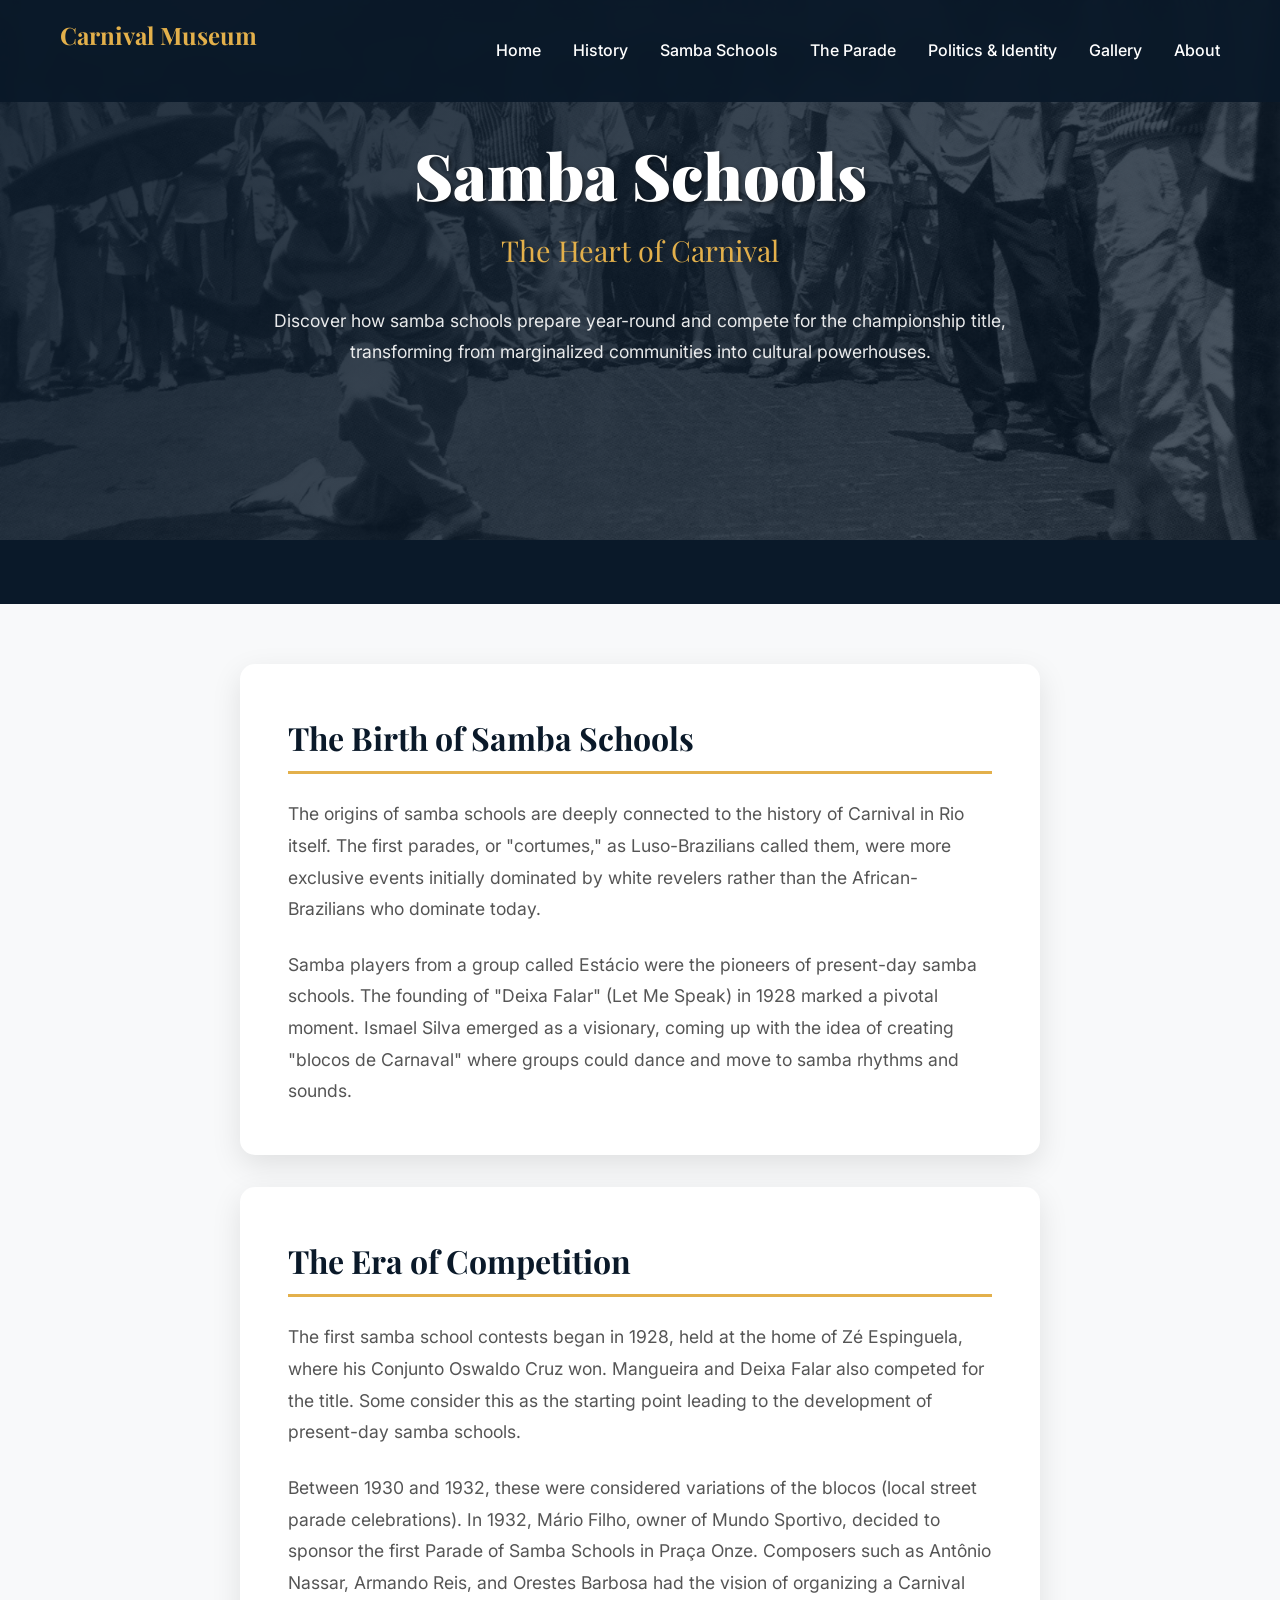
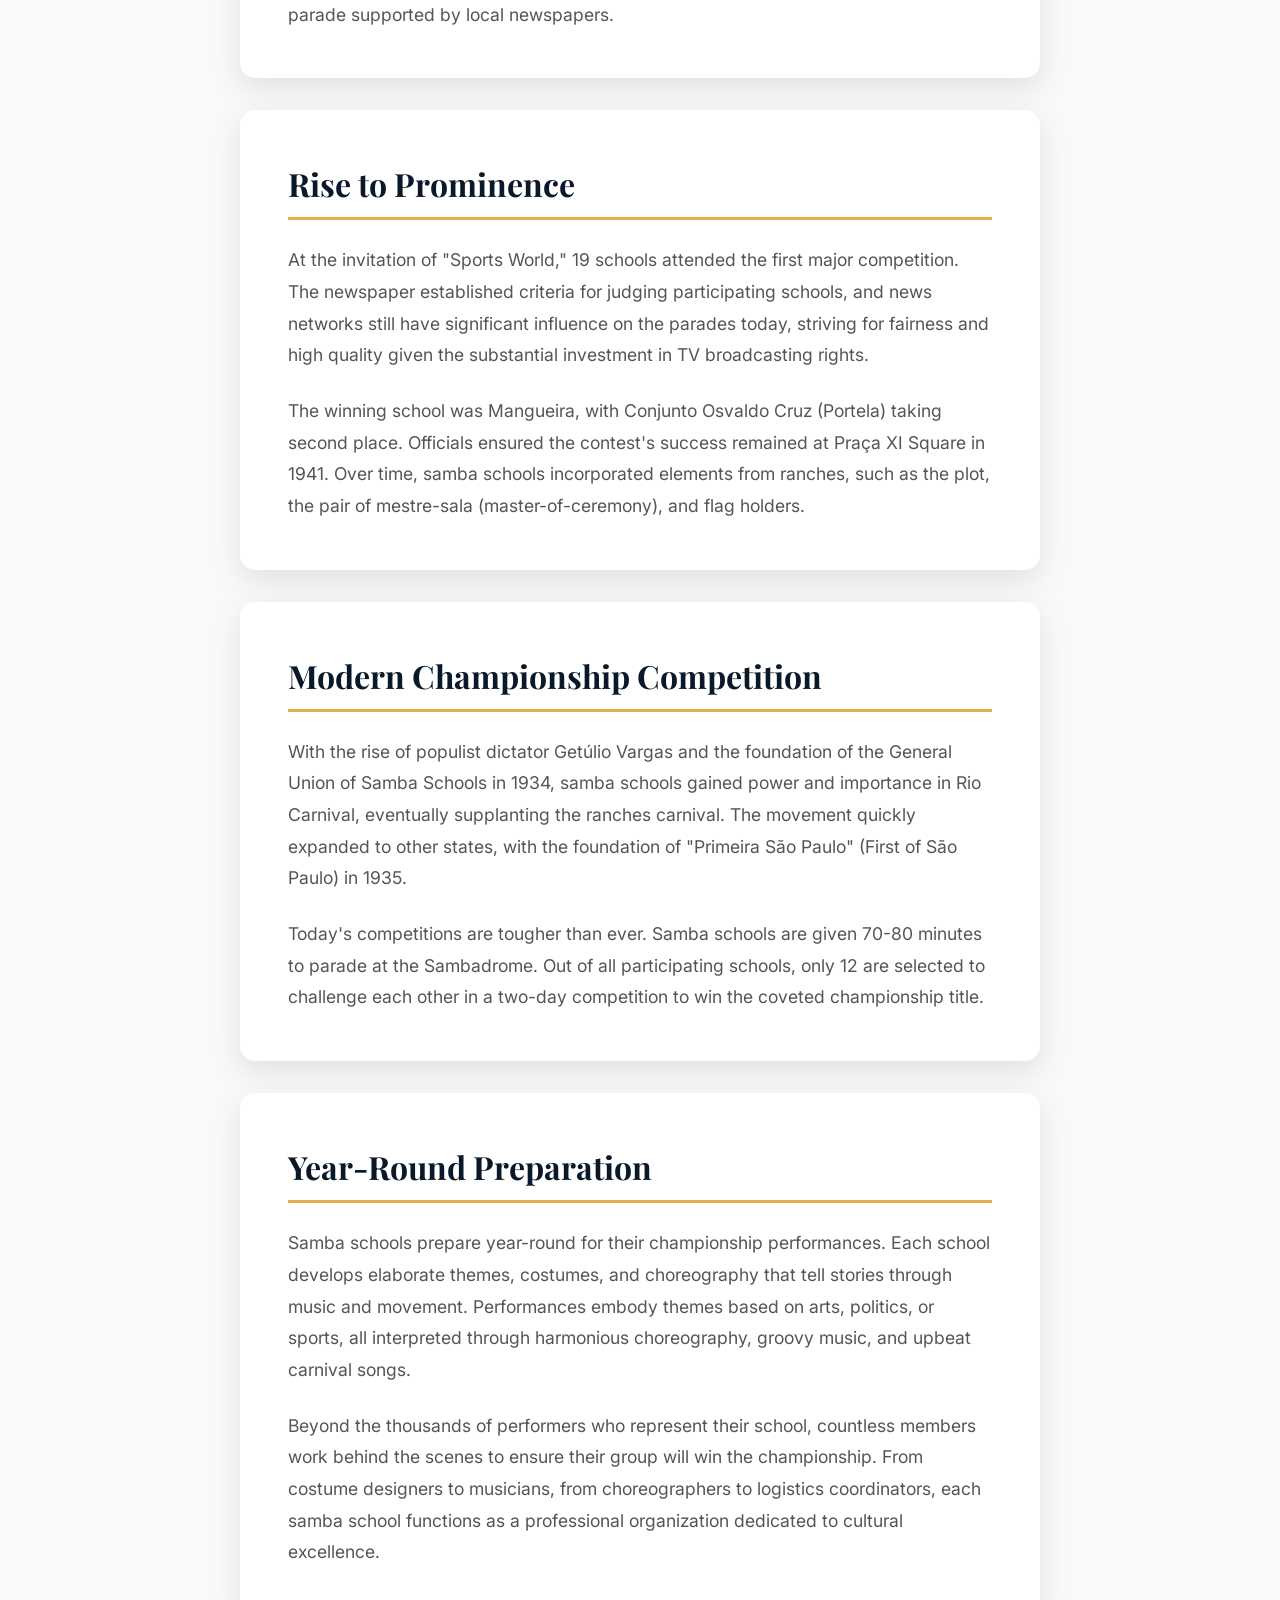
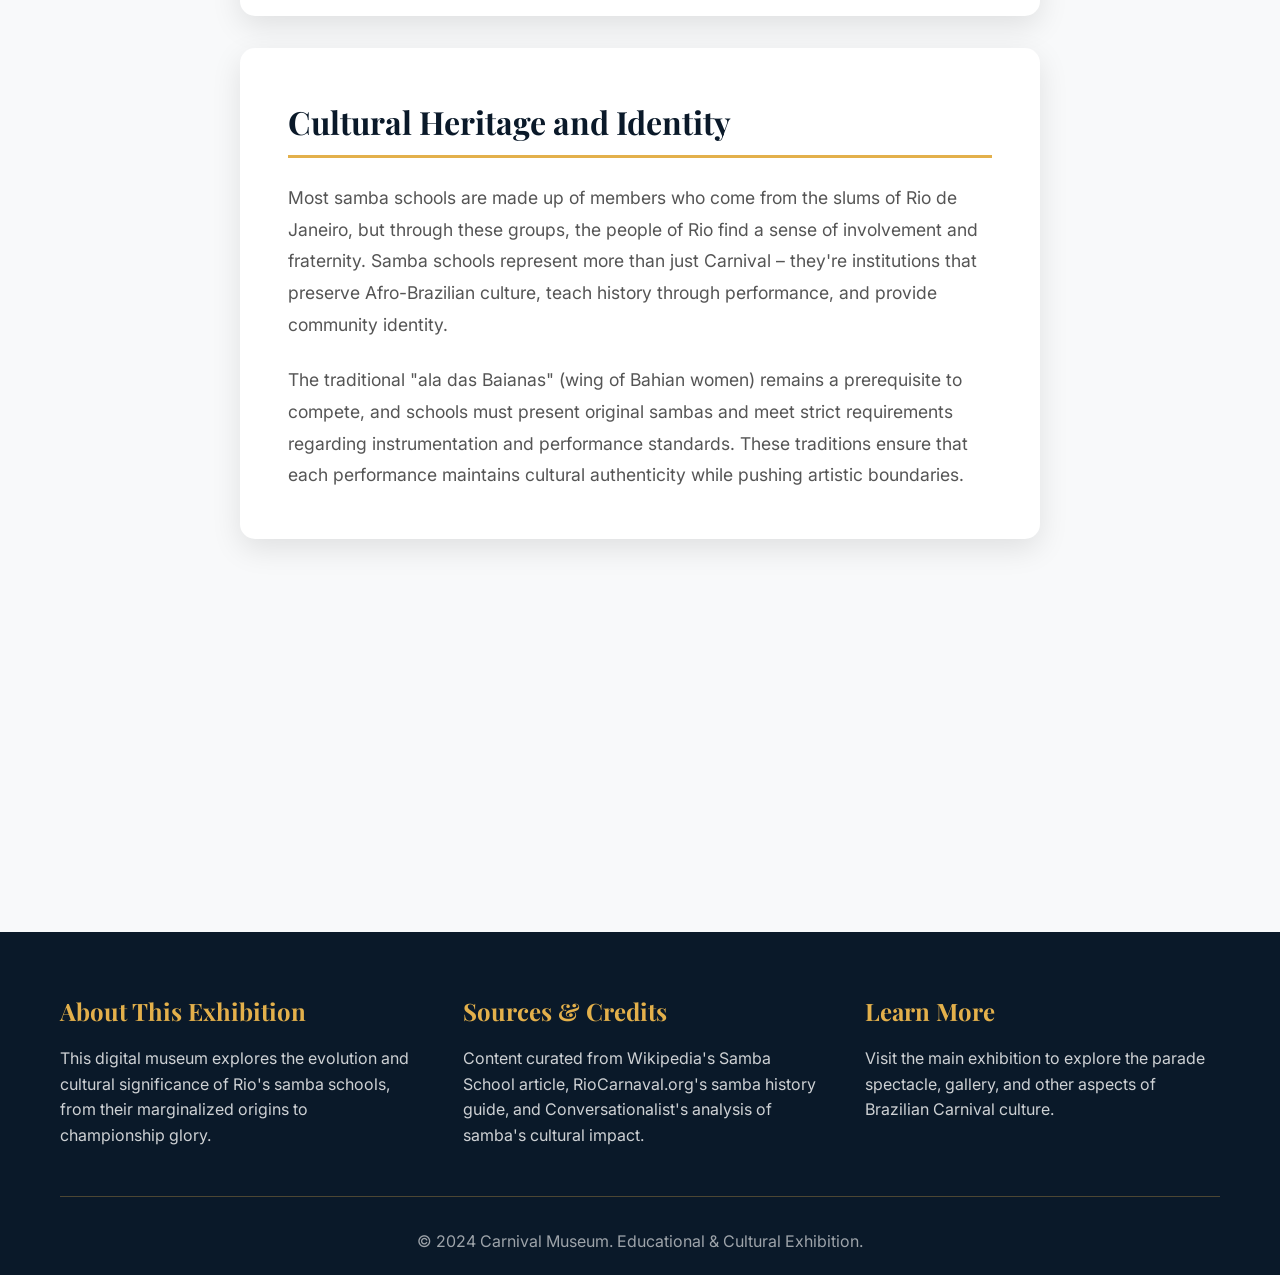
<file: samba-schools.html>
<!DOCTYPE html>
<html lang="en">
<head>
    <meta charset="UTF-8">
    <meta name="viewport" content="width=device-width, initial-scale=1.0">
    <title>Samba Schools - Digital Museum</title>
    <link rel="stylesheet" href="styles.css">
    <link rel="preconnect" href="https://fonts.googleapis.com">
    <link rel="preconnect" href="https://fonts.gstatic.com" crossorigin>
    <link href="https://fonts.googleapis.com/css2?family=Playfair+Display:wght@400;700;900&family=Inter:wght@300;400;500;600&display=swap" rel="stylesheet">
</head>
<body>
    <!-- Navigation Bar -->
    <header class="navbar" id="navbar">
        <div class="nav-container">
            <div class="nav-logo">
                <h2>Carnival Museum</h2>
            </div>
            <nav class="nav-menu" id="nav-menu">
                <a href="index.html#home" class="nav-link">Home</a>
                <a href="history.html" class="nav-link">History</a>
                <a href="samba-schools.html" class="nav-link">Samba Schools</a>
                <a href="parade.html" class="nav-link">The Parade</a>
                <a href="politics.html" class="nav-link">Politics & Identity</a>
                <a href="index.html#gallery" class="nav-link">Gallery</a>
                <a href="index.html#about" class="nav-link">About</a>
            </nav>
            <div class="hamburger" id="hamburger">
                <span class="bar"></span>
                <span class="bar"></span>
                <span class="bar"></span>
            </div>
        </div>
    </header>

    <!-- Samba Schools Hero Section -->
    <section class="samba-hero">
        <div class="hero-background">
            <img src="images/1.-SAMBA-SCHOOL-HISTORY.jpg" alt="Samba Schools">
            <div class="hero-overlay"></div>
        </div>
        <div class="hero-content">
            <h1 class="hero-title">Samba Schools</h1>
            <h2 class="hero-subtitle">The Heart of Carnival</h2>
            <p class="hero-description">
                Discover how samba schools prepare year-round and compete for the championship title, 
                transforming from marginalized communities into cultural powerhouses.
            </p>
        </div>
    </section>

    <!-- Samba Schools Content -->
    <section class="samba-content">
        <div class="container">
            <div class="samba-article">
                <!-- Origins and Formation -->
                <div class="samba-section" data-aos="fade-up">
                    <h2>The Birth of Samba Schools</h2>
                    <p>
                        The origins of samba schools are deeply connected to the history of Carnival in Rio itself. 
                        The first parades, or "cortumes," as Luso-Brazilians called them, were more exclusive events 
                        initially dominated by white revelers rather than the African-Brazilians who dominate today.
                    </p>
                    <p>
                        Samba players from a group called Estácio were the pioneers of present-day samba schools. 
                        The founding of "Deixa Falar" (Let Me Speak) in 1928 marked a pivotal moment. 
                        Ismael Silva emerged as a visionary, coming up with the idea of creating "blocos de Carnaval" 
                        where groups could dance and move to samba rhythms and sounds.
                    </p>
                </div>

                <!-- First Competitions -->
                <div class="samba-section" data-aos="fade-up" data-aos-delay="100">
                    <h2>The Era of Competition</h2>
                    <p>
                        The first samba school contests began in 1928, held at the home of Zé Espinguela, where 
                        his Conjunto Oswaldo Cruz won. Mangueira and Deixa Falar also competed for the title. 
                        Some consider this as the starting point leading to the development of present-day samba schools.
                    </p>
                    <p>
                        Between 1930 and 1932, these were considered variations of the blocos (local street parade celebrations). 
                        In 1932, Mário Filho, owner of Mundo Sportivo, decided to sponsor the first Parade 
                        of Samba Schools in Praça Onze. Composers such as Antônio Nassar, Armando Reis, 
                        and Orestes Barbosa had the vision of organizing a Carnival parade supported by local newspapers.
                    </p>
                </div>

                <!-- Professionalization -->
                <div class="samba-section" data-aos="fade-up" data-aos-delay="200">
                    <h2>Rise to Prominence</h2>
                    <p>
                        At the invitation of "Sports World," 19 schools attended the first major competition. 
                        The newspaper established criteria for judging participating schools, and news networks still have 
                        significant influence on the parades today, striving for fairness and high quality given the 
                        substantial investment in TV broadcasting rights.
                    </p>
                    <p>
                        The winning school was Mangueira, with Conjunto Osvaldo Cruz (Portela) taking second place. 
                        Officials ensured the contest's success remained at Praça XI Square in 1941. Over time, 
                        samba schools incorporated elements from ranches, such as the plot, the pair of mestre-sala 
                        (master-of-ceremony), and flag holders.
                    </p>
                </div>

                <!-- Modern Era -->
                <div class="samba-section" data-aos="fade-up" data-aos-delay="300">
                    <h2>Modern Championship Competition</h2>
                    <p>
                        With the rise of populist dictator Getúlio Vargas and the foundation of the General Union 
                        of Samba Schools in 1934, samba schools gained power and importance in Rio Carnival, 
                        eventually supplanting the ranches carnival. The movement quickly expanded to other states, 
                        with the foundation of "Primeira São Paulo" (First of São Paulo) in 1935.
                    </p>
                    <p>
                        Today's competitions are tougher than ever. Samba schools are given 70-80 minutes to parade 
                        at the Sambadrome. Out of all participating schools, only 12 are selected to challenge 
                        each other in a two-day competition to win the coveted championship title.
                    </p>
                </div>

                <!-- Year-Round Preparation -->
                <div class="samba-section" data-aos="fade-up" data-aos-delay="400">
                    <h2>Year-Round Preparation</h2>
                    <p>
                        Samba schools prepare year-round for their championship performances. Each school develops 
                        elaborate themes, costumes, and choreography that tell stories through music and movement. 
                        Performances embody themes based on arts, politics, or sports, all interpreted through 
                        harmonious choreography, groovy music, and upbeat carnival songs.
                    </p>
                    <p>
                        Beyond the thousands of performers who represent their school, countless members work behind the scenes 
                        to ensure their group will win the championship. From costume designers to musicians, from 
                        choreographers to logistics coordinators, each samba school functions as a professional organization 
                        dedicated to cultural excellence.
                    </p>
                </div>

                <!-- Cultural Significance -->
                <div class="samba-section" data-aos="fade-up" data-aos-delay="500">
                    <h2>Cultural Heritage and Identity</h2>
                    <p>
                        Most samba schools are made up of members who come from the slums of Rio de Janeiro, 
                        but through these groups, the people of Rio find a sense of involvement and fraternity. 
                        Samba schools represent more than just Carnival – they're institutions that preserve 
                        Afro-Brazilian culture, teach history through performance, and provide community identity.
                    </p>
                    <p>
                        The traditional "ala das Baianas" (wing of Bahian women) remains a prerequisite to compete, 
                        and schools must present original sambas and meet strict requirements regarding instrumentation 
                        and performance standards. These traditions ensure that each performance maintains cultural authenticity 
                        while pushing artistic boundaries.
                    </p>
                </div>
            </div>

            <!-- Back to Exhibits -->
            <div class="back-to-exhibits" data-aos="fade-up" data-aos-delay="600">
                <a href="index.html#exhibits" class="cta-button">← Back to Exhibits</a>
            </div>

            <!-- Page Navigation -->
            <div class="page-navigation" data-aos="fade-up" data-aos-delay="700">
                <div class="nav-buttons">
                    <a href="history.html" class="nav-button prev-button">
                        <span class="nav-arrow">←</span>
                        <div class="nav-text">
                            <span class="nav-label">Previous</span>
                            <span class="nav-title">History</span>
                        </div>
                    </a>
                    <a href="parade.html" class="nav-button next-button">
                        <div class="nav-text">
                            <span class="nav-label">Next</span>
                            <span class="nav-title">The Parade</span>
                        </div>
                        <span class="nav-arrow">→</span>
                    </a>
                </div>
            </div>
        </div>
    </section>

    <!-- Footer -->
    <footer class="footer">
        <div class="container">
            <div class="footer-content">
                <div class="footer-section">
                    <h3>About This Exhibition</h3>
                    <p>
                        This digital museum explores the evolution and cultural significance of Rio's samba schools, 
                        from their marginalized origins to championship glory.
                    </p>
                </div>
                <div class="footer-section">
                    <h3>Sources & Credits</h3>
                    <p>
                        Content curated from Wikipedia's Samba School article, RioCarnaval.org's samba history guide, 
                        and Conversationalist's analysis of samba's cultural impact.
                    </p>
                </div>
                <div class="footer-section">
                    <h3>Learn More</h3>
                    <p>
                        Visit the main exhibition to explore the parade spectacle, gallery, and other aspects 
                        of Brazilian Carnival culture.
                    </p>
                </div>
            </div>
            <div class="footer-bottom">
                <p>&copy; 2024 Carnival Museum. Educational & Cultural Exhibition.</p>
            </div>
        </div>
    </footer>

    <script src="script.js"></script>
</body>
</html>
</file>
<file: styles.css>
/* Reset and Base Styles */
* {
    margin: 0;
    padding: 0;
    box-sizing: border-box;
}

html {
    scroll-behavior: smooth;
}

body {
    font-family: 'Inter', sans-serif;
    line-height: 1.6;
    color: #333;
    background-color: #0a1929;
    overflow-x: hidden;
}

.container {
    max-width: 1200px;
    margin: 0 auto;
    padding: 0 20px;
}

/* Typography */
h1, h2, h3 {
    font-family: 'Playfair Display', serif;
    font-weight: 700;
}

h1 {
    font-size: 4rem;
    font-weight: 900;
    line-height: 1.1;
}

h2 {
    font-size: 3rem;
    margin-bottom: 2rem;
}

h3 {
    font-size: 1.5rem;
    margin-bottom: 1rem;
}

/* Navigation Bar */
.navbar {
    position: fixed;
    top: 0;
    width: 100%;
    background: rgba(10, 25, 41, 0.95);
    backdrop-filter: blur(10px);
    z-index: 1000;
    transition: all 0.3s ease;
    padding: 1rem 0;
}

.navbar.scrolled {
    background: rgba(10, 25, 41, 0.98);
    box-shadow: 0 2px 20px rgba(0, 0, 0, 0.3);
}

.nav-container {
    max-width: 1200px;
    margin: 0 auto;
    padding: 0 20px;
    display: flex;
    justify-content: space-between;
    align-items: center;
}

.nav-logo h2 {
    color: #e3b04b;
    font-size: 1.5rem;
    font-weight: 700;
}

.nav-menu {
    display: flex;
    gap: 2rem;
    list-style: none;
}

.nav-link {
    color: #fff;
    text-decoration: none;
    font-weight: 500;
    transition: color 0.3s ease;
    position: relative;
}

.nav-link:hover {
    color: #e3b04b;
}

.nav-link::after {
    content: '';
    position: absolute;
    bottom: -5px;
    left: 0;
    width: 0;
    height: 2px;
    background: #e3b04b;
    transition: width 0.3s ease;
}

.nav-link:hover::after {
    width: 100%;
}

.hamburger {
    display: none;
    flex-direction: column;
    cursor: pointer;
}

.bar {
    width: 25px;
    height: 3px;
    background: #e3b04b;
    margin: 3px 0;
    transition: 0.3s;
}

/* Hero Section */
.hero {
    height: 100vh;
    position: relative;
    display: flex;
    align-items: center;
    justify-content: center;
    overflow: hidden;
}

.hero-background {
    position: absolute;
    top: 0;
    left: 0;
    width: 100%;
    height: 100%;
    z-index: -1;
}

.hero-background img {
    width: 100%;
    height: 100%;
    object-fit: cover;
}

.hero-overlay {
    position: absolute;
    top: 0;
    left: 0;
    width: 100%;
    height: 100%;
    background: linear-gradient(135deg, rgba(10, 25, 41, 0.8) 0%, rgba(10, 25, 41, 0.6) 100%);
}

.hero-content {
    text-align: center;
    color: #fff;
    max-width: 800px;
    padding: 0 20px;
    z-index: 1;
}

.hero-title {
    font-size: 5rem;
    margin-bottom: 1rem;
    color: #fff;
    text-shadow: 2px 2px 4px rgba(0, 0, 0, 0.5);
}

.hero-subtitle {
    font-size: 2rem;
    font-weight: 400;
    margin-bottom: 2rem;
    color: #e3b04b;
}

.hero-description {
    font-size: 1.2rem;
    margin-bottom: 3rem;
    line-height: 1.8;
    opacity: 0.9;
}

.cta-button {
    display: inline-block;
    background: linear-gradient(135deg, #e3b04b 0%, #f4d03f 100%);
    color: #0a1929;
    padding: 1rem 2.5rem;
    border-radius: 50px;
    text-decoration: none;
    font-weight: 600;
    font-size: 1.1rem;
    transition: all 0.3s ease;
    box-shadow: 0 10px 30px rgba(227, 176, 75, 0.3);
}

.cta-button:hover {
    transform: translateY(-3px);
    box-shadow: 0 15px 40px rgba(227, 176, 75, 0.4);
}

/* Music Player Styles */
.music-player {
    background: rgba(255, 255, 255, 0.1);
    border-radius: 20px;
    padding: 2rem;
    margin-top: 2rem;
    border: 1px solid rgba(227, 176, 75, 0.3);
    backdrop-filter: blur(10px);
}

.player-controls {
    display: flex;
    gap: 1rem;
    justify-content: center;
    margin-bottom: 1.5rem;
}

.play-button, .stop-button {
    background: linear-gradient(135deg, #e3b04b 0%, #f4d03f 100%);
    color: #0a1929;
    border: none;
    padding: 1rem 2.5rem;
    border-radius: 50px;
    font-size: 1.1rem;
    font-weight: 600;
    cursor: pointer;
    transition: all 0.3s ease;
    border: 2px solid #e3b04b;
    display: inline-flex;
    align-items: center;
    gap: 0.5rem;
    box-shadow: 0 10px 30px rgba(227, 176, 75, 0.3);
    text-decoration: none;
}

.play-button:hover, .stop-button:hover {
    transform: translateY(-3px);
    box-shadow: 0 15px 40px rgba(227, 176, 75, 0.4);
}

.play-icon, .stop-icon {
    font-size: 1.2rem;
}

.track-info {
    text-align: center;
    background: rgba(10, 25, 41, 0.5);
    padding: 1.5rem;
    border-radius: 15px;
    border: 1px solid rgba(227, 176, 75, 0.3);
}

.track-title {
    color: #e3b04b;
    font-size: 1.1rem;
    font-weight: 600;
    margin-bottom: 0.5rem;
}

.track-description {
    color: #fff;
    font-size: 0.9rem;
    opacity: 0.8;
}

/* Exhibit Cards */
.exhibits {
    padding: 100px 0;
    background: #f8f9fa;
}

.exhibit-grid {
    display: grid;
    grid-template-columns: repeat(4, 1fr);
    gap: 1.5rem;
    margin-top: 4rem;
}

.exhibit-card {
    background: #fff;
    border-radius: 15px;
    overflow: hidden;
    box-shadow: 0 10px 30px rgba(0, 0, 0, 0.1);
    transition: all 0.3s ease;
    cursor: pointer;
}

.exhibit-card-link {
    text-decoration: none;
    color: inherit;
    display: block;
}

.exhibit-card-link:hover .exhibit-card {
    transform: translateY(-10px);
    box-shadow: 0 20px 40px rgba(0, 0, 0, 0.15);
}

.exhibit-card:hover {
    transform: translateY(-10px);
    box-shadow: 0 20px 40px rgba(0, 0, 0, 0.15);
}

.card-image {
    position: relative;
    height: 250px;
    overflow: hidden;
}

.card-image img {
    width: 100%;
    height: 100%;
    object-fit: cover;
    transition: transform 0.3s ease;
}

.exhibit-card:hover .card-image img {
    transform: scale(1.1);
}

.card-overlay {
    position: absolute;
    bottom: 0;
    left: 0;
    width: 100%;
    height: 50%;
    background: linear-gradient(to top, rgba(0, 0, 0, 0.7) 0%, transparent 100%);
}

.card-content {
    padding: 2rem;
}

.card-content h3 {
    color: #0a1929;
    margin-bottom: 1rem;
}

.card-content p {
    color: #666;
    line-height: 1.6;
}

/* Timeline */
.timeline {
    padding: 100px 0;
    background: #0a1929;
    color: #fff;
}

.section-title {
    text-align: center;
    color: #e3b04b;
    margin-bottom: 4rem;
}

.timeline-container {
    display: grid;
    grid-template-columns: repeat(auto-fit, minmax(250px, 1fr));
    gap: 2rem;
}

.timeline-card {
    background: rgba(255, 255, 255, 0.05);
    border: 1px solid rgba(227, 176, 75, 0.3);
    border-radius: 15px;
    padding: 2rem;
    transition: all 0.3s ease;
}

.timeline-card:hover {
    background: rgba(255, 255, 255, 0.1);
    border-color: #e3b04b;
    transform: translateY(-5px);
}

.timeline-year {
    font-size: 2rem;
    font-weight: 700;
    color: #e3b04b;
    margin-bottom: 1rem;
}

.timeline-content h3 {
    color: #fff;
    margin-bottom: 1rem;
}

.timeline-content p {
    color: rgba(255, 255, 255, 0.8);
    line-height: 1.6;
}

/* Gallery */
.gallery {
    padding: 100px 0;
    background: #f8f9fa;
}

/* Carousel Styles */
.carousel-container {
    position: relative;
    max-width: 900px;
    margin: 0 auto;
    background: rgba(10, 25, 41, 0.05);
    border-radius: 20px;
    padding: 2rem;
    border: 1px solid rgba(227, 176, 75, 0.2);
}

.carousel-track {
    position: relative;
    height: 500px;
    overflow: hidden;
    border-radius: 15px;
}

.carousel-slide {
    position: absolute;
    top: 0;
    left: 0;
    width: 100%;
    height: 100%;
    opacity: 0;
    transition: opacity 0.6s ease-in-out;
    display: flex;
    flex-direction: column;
}

.carousel-slide.active {
    opacity: 1;
}

.carousel-image {
    flex: 1;
    display: flex;
    align-items: center;
    justify-content: center;
    background: #000;
    border-radius: 15px 15px 0 0;
    overflow: hidden;
}

.carousel-image img {
    width: 100%;
    height: 100%;
    object-fit: cover;
    transition: transform 0.3s ease;
}

.carousel-slide.active .carousel-image img:hover {
    transform: scale(1.05);
}

.carousel-blurb {
    background: linear-gradient(135deg, #0a1929 0%, #1a2332 100%);
    padding: 1.5rem;
    border-radius: 0 0 15px 15px;
    border: 1px solid rgba(227, 176, 75, 0.3);
    border-top: none;
}

.carousel-blurb h3 {
    color: #e3b04b;
    font-size: 1.3rem;
    margin-bottom: 0.5rem;
    font-weight: 600;
}

.carousel-blurb p {
    color: #fff;
    font-size: 1rem;
    line-height: 1.6;
    opacity: 0.9;
}

.carousel-nav {
    position: absolute;
    top: 50%;
    transform: translateY(-50%);
    background: linear-gradient(135deg, #e3b04b 0%, #f4d03f 100%);
    color: #0a1929;
    border: none;
    width: 50px;
    height: 50px;
    border-radius: 50%;
    font-size: 1.5rem;
    cursor: pointer;
    transition: all 0.3s ease;
    border: 2px solid #e3b04b;
    z-index: 10;
    display: flex;
    align-items: center;
    justify-content: center;
}

.carousel-nav:hover {
    transform: translateY(-50%) scale(1.1);
    box-shadow: 0 10px 30px rgba(227, 176, 75, 0.4);
}

.prev-btn {
    left: -25px;
}

.next-btn {
    right: -25px;
}

.nav-arrow {
    font-weight: bold;
    line-height: 1;
}

.carousel-indicators {
    display: flex;
    justify-content: center;
    gap: 0.5rem;
    margin-top: 1.5rem;
}

.indicator {
    width: 12px;
    height: 12px;
    border-radius: 50%;
    border: 2px solid #e3b04b;
    background: transparent;
    cursor: pointer;
    transition: all 0.3s ease;
}

.indicator.active {
    background: #e3b04b;
    transform: scale(1.2);
}

.indicator:hover {
    background: rgba(227, 176, 75, 0.3);
}

/* Lightbox */
.lightbox {
    position: fixed;
    top: 0;
    left: 0;
    width: 100%;
    height: 100%;
    background: rgba(0, 0, 0, 0.9);
    display: none;
    align-items: center;
    justify-content: center;
    z-index: 2000;
}

.lightbox.active {
    display: flex;
}

.lightbox-content {
    position: relative;
    max-width: 90%;
    max-height: 90%;
}

.lightbox-content img {
    width: 100%;
    height: 100%;
    object-fit: contain;
    border-radius: 10px;
}

.lightbox-close {
    position: absolute;
    top: -40px;
    right: 0;
    background: none;
    border: none;
    color: #fff;
    font-size: 2rem;
    cursor: pointer;
    transition: color 0.3s ease;
}

.lightbox-close:hover {
    color: #e3b04b;
}

/* Rhythm Section */
.rhythm-section {
    padding: 100px 0;
    background: linear-gradient(135deg, #0a1929 0%, #1a2332 100%);
    color: #fff;
    text-align: center;
}

.rhythm-description {
    max-width: 600px;
    margin: 0 auto 3rem;
    font-size: 1.1rem;
    line-height: 1.8;
    opacity: 0.9;
}

.rhythm-button {
    background: linear-gradient(135deg, #e3b04b 0%, #f4d03f 100%);
    color: #0a1929;
    border: none;
    padding: 15px 30px;
    border-radius: 50px;
    font-size: 1.1rem;
    font-weight: 600;
    cursor: pointer;
    transition: all 0.3s ease;
    border: 2px solid #e3b04b;
}

.rhythm-button:hover {
    transform: translateY(-3px);
    box-shadow: 0 15px 40px rgba(227, 176, 75, 0.4);
}

.play-icon {
    font-size: 1.2rem;
}

.rhythm-button.playing .play-icon {
    animation: pulse 1s infinite;
}

@keyframes pulse {
    0% { transform: scale(1); }
    50% { transform: scale(1.1); }
    100% { transform: scale(1); }
}

/* Footer */
.footer {
    background: #0a1929;
    color: #fff;
    padding: 60px 0 20px;
}

.footer-content {
    display: grid;
    grid-template-columns: repeat(auto-fit, minmax(300px, 1fr));
    gap: 3rem;
    margin-bottom: 3rem;
}

.footer-section h3 {
    color: #e3b04b;
    margin-bottom: 1rem;
}

.footer-section p {
    color: rgba(255, 255, 255, 0.8);
    line-height: 1.6;
}

.footer-bottom {
    border-top: 1px solid rgba(227, 176, 75, 0.3);
    padding-top: 2rem;
    text-align: center;
    color: rgba(255, 255, 255, 0.6);
}

/* History Page Styles */
.history-hero {
    height: 60vh;
    position: relative;
    display: flex;
    align-items: center;
    justify-content: center;
    overflow: hidden;
    margin-bottom: 4rem;
}

.history-hero .hero-background {
    position: absolute;
    top: 0;
    left: 0;
    width: 100%;
    height: 100%;
    z-index: -1;
}

.history-hero .hero-background img {
    width: 100%;
    height: 100%;
    object-fit: cover;
}

.history-hero .hero-overlay {
    position: absolute;
    top: 0;
    left: 0;
    width: 100%;
    height: 100%;
    background: linear-gradient(135deg, rgba(10, 25, 41, 0.9) 0%, rgba(10, 25, 41, 0.7) 100%);
}

.history-hero .hero-content {
    text-align: center;
    color: #fff;
    max-width: 800px;
    padding: 0 20px;
    z-index: 1;
}

.history-hero .hero-title {
    font-size: 4rem;
    margin-bottom: 1rem;
    color: #fff;
    text-shadow: 2px 2px 4px rgba(0, 0, 0, 0.5);
}

.history-hero .hero-subtitle {
    font-size: 1.8rem;
    font-weight: 400;
    margin-bottom: 2rem;
    color: #e3b04b;
}

.history-hero .hero-description {
    font-size: 1.1rem;
    margin-bottom: 2rem;
    line-height: 1.8;
    opacity: 0.9;
}

.history-content {
    background: #fff;
    padding: 60px 0;
    color: #0a1929;
    opacity: 1;
}

.history-article {
    max-width: 800px;
    margin: 0 auto;
}

.history-section {
    background: #fff;
    border-radius: 15px;
    padding: 3rem;
    margin-bottom: 2rem;
    box-shadow: 0 10px 30px rgba(0, 0, 0, 0.1);
    transition: all 0.3s ease;
}

.history-section:hover {
    transform: translateY(-5px);
    box-shadow: 0 15px 40px rgba(0, 0, 0, 0.15);
}

.history-section h2 {
    color: #0a1929;
    font-size: 2rem;
    margin-bottom: 1.5rem;
    border-bottom: 3px solid #e3b04b;
    padding-bottom: 0.5rem;
}

.history-section p {
    color: #555;
    font-size: 1.1rem;
    line-height: 1.8;
    margin-bottom: 1.5rem;
}

.history-section p:last-child {
    margin-bottom: 0;
}

.back-to-exhibits {
    text-align: center;
    margin-top: 4rem;
}

.back-to-exhibits .cta-button {
    display: inline-block;
    background: linear-gradient(135deg, #e3b04b 0%, #f4d03f 100%);
    color: #0a1929;
    padding: 12px 24px;
    border-radius: 50px;
    font-weight: 600;
    text-decoration: none;
    font-size: 1rem;
    transition: all 0.3s ease;
    position: relative;
    border: 2px solid #e3b04b;
}

.back-to-exhibits .cta-button:hover {
    background: linear-gradient(135deg, #e3b04b 0%, #f4d03f 100%);
    color: #0a1929;
    transform: translateY(-3px);
    box-shadow: 0 15px 40px rgba(227, 176, 75, 0.4);
}

/* Page Navigation Styles */
.page-navigation {
    text-align: center;
    margin-top: 3rem;
    margin-bottom: 4rem;
}

.nav-buttons {
    display: flex;
    justify-content: space-between;
    align-items: center;
    gap: 2rem;
    max-width: 800px;
    margin: 0 auto;
}

.nav-button {
    display: flex;
    align-items: center;
    gap: 1rem;
    padding: 1.5rem 2rem;
    background: linear-gradient(135deg, #e3b04b 0%, #f4d03f 100%);
    color: #0a1929;
    text-decoration: none;
    border-radius: 15px;
    font-weight: 600;
    transition: all 0.3s ease;
    border: 2px solid #e3b04b;
    flex: 1;
    min-width: 200px;
    position: relative;
    overflow: hidden;
}

.nav-button:hover {
    transform: translateY(-3px);
    box-shadow: 0 15px 40px rgba(227, 176, 75, 0.4);
    background: linear-gradient(135deg, #e3b04b 0%, #f4d03f 100%);
}

.nav-button.prev-button {
    justify-content: flex-start;
}

.nav-button.next-button {
    justify-content: flex-end;
}

.nav-arrow {
    font-size: 1.5rem;
    font-weight: bold;
    color: #0a1929;
}

.nav-text {
    display: flex;
    flex-direction: column;
    align-items: flex-start;
}

.nav-button.next-button .nav-text {
    align-items: flex-end;
}

.nav-label {
    font-size: 0.9rem;
    opacity: 0.8;
    font-weight: 500;
}

.nav-title {
    font-size: 1.1rem;
    font-weight: 700;
    color: #0a1929;
}

/* Samba Schools Page Styles */
.samba-hero {
    height: 60vh;
    position: relative;
    display: flex;
    align-items: center;
    justify-content: center;
    overflow: hidden;
    margin-bottom: 4rem;
}

.samba-hero .hero-background {
    position: absolute;
    top: 0;
    left: 0;
    width: 100%;
    height: 100%;
    z-index: -1;
}

.samba-hero .hero-background img {
    width: 100%;
    height: 100%;
    object-fit: cover;
}

.samba-hero .hero-overlay {
    position: absolute;
    top: 0;
    left: 0;
    width: 100%;
    height: 100%;
    background: linear-gradient(135deg, rgba(10, 25, 41, 0.9) 0%, rgba(10, 25, 41, 0.7) 100%);
}

.samba-hero .hero-content {
    text-align: center;
    color: #fff;
    max-width: 800px;
    padding: 0 20px;
    z-index: 1;
}

.samba-hero .hero-title {
    font-size: 4rem;
    margin-bottom: 1rem;
    color: #fff;
    text-shadow: 2px 2px 4px rgba(0, 0, 0, 0.5);
}

.samba-hero .hero-subtitle {
    font-size: 1.8rem;
    font-weight: 400;
    margin-bottom: 2rem;
    color: #e3b04b;
}

.samba-hero .hero-description {
    font-size: 1.1rem;
    margin-bottom: 2rem;
    line-height: 1.8;
    opacity: 0.9;
}

.samba-content {
    background: #f8f9fa;
    padding: 60px 0;
}

.samba-article {
    max-width: 800px;
    margin: 0 auto;
}

.samba-section {
    background: #fff;
    border-radius: 15px;
    padding: 3rem;
    margin-bottom: 2rem;
    box-shadow: 0 10px 30px rgba(0, 0, 0, 0.1);
    transition: all 0.3s ease;
}

.samba-section:hover {
    transform: translateY(-5px);
    box-shadow: 0 15px 40px rgba(0, 0, 0, 0.15);
}

.samba-section h2 {
    color: #0a1929;
    font-size: 2rem;
    margin-bottom: 1.5rem;
    border-bottom: 3px solid #e3b04b;
    padding-bottom: 0.5rem;
}

.samba-section p {
    color: #555;
    font-size: 1.1rem;
    line-height: 1.8;
    margin-bottom: 1.5rem;
}

.samba-section p:last-child {
    margin-bottom: 0;
}

/* Parade Page Styles */
.parade-hero {
    height: 60vh;
    position: relative;
    display: flex;
    align-items: center;
    justify-content: center;
    overflow: hidden;
    margin-bottom: 4rem;
}

.parade-hero .hero-background {
    position: absolute;
    top: 0;
    left: 0;
    width: 100%;
    height: 100%;
    z-index: -1;
}

.parade-hero .hero-background img {
    width: 100%;
    height: 100%;
    object-fit: cover;
}

.parade-hero .hero-overlay {
    position: absolute;
    top: 0;
    left: 0;
    width: 100%;
    height: 100%;
    background: linear-gradient(135deg, rgba(10, 25, 41, 0.9) 0%, rgba(10, 25, 41, 0.7) 100%);
}

.parade-hero .hero-content {
    text-align: center;
    color: #fff;
    max-width: 800px;
    padding: 0 20px;
    z-index: 1;
}

.parade-hero .hero-title {
    font-size: 4rem;
    margin-bottom: 1rem;
    color: #fff;
    text-shadow: 2px 2px 4px rgba(0, 0, 0, 0.5);
}

.parade-hero .hero-subtitle {
    font-size: 1.8rem;
    font-weight: 400;
    margin-bottom: 2rem;
    color: #e3b04b;
}

.parade-hero .hero-description {
    font-size: 1.1rem;
    margin-bottom: 2rem;
    line-height: 1.8;
    opacity: 0.9;
}

.parade-content {
    background: #f8f9fa;
    padding: 60px 0;
}

.parade-article {
    max-width: 800px;
    margin: 0 auto;
}

.parade-section {
    background: #fff;
    border-radius: 15px;
    padding: 3rem;
    margin-bottom: 2rem;
    box-shadow: 0 10px 30px rgba(0, 0, 0, 0.1);
    transition: all 0.3s ease;
}

.parade-section:hover {
    transform: translateY(-5px);
    box-shadow: 0 15px 40px rgba(0, 0, 0, 0.15);
}

.parade-section h2 {
    color: #0a1929;
    font-size: 2rem;
    margin-bottom: 1.5rem;
    border-bottom: 3px solid #e3b04b;
    padding-bottom: 0.5rem;
}

.parade-section p {
    color: #555;
    font-size: 1.1rem;
    line-height: 1.8;
    margin-bottom: 1.5rem;
}

.parade-section p:last-child {
    margin-bottom: 0;
}

/* Politics & Identity Page Styles */
.politics-hero {
    height: 60vh;
    position: relative;
    display: flex;
    align-items: center;
    justify-content: center;
    overflow: hidden;
    margin-bottom: 4rem;
}

.politics-hero .hero-background {
    position: absolute;
    top: 0;
    left: 0;
    width: 100%;
    height: 100%;
    z-index: -1;
}

.politics-hero .hero-background img {
    width: 100%;
    height: 100%;
    object-fit: cover;
}

.politics-hero .hero-overlay {
    position: absolute;
    top: 0;
    left: 0;
    width: 100%;
    height: 100%;
    background: linear-gradient(135deg, rgba(10, 25, 41, 0.9) 0%, rgba(10, 25, 41, 0.7) 100%);
}

.politics-hero .hero-content {
    text-align: center;
    color: #fff;
    max-width: 800px;
    padding: 0 20px;
    z-index: 1;
}

.politics-hero .hero-title {
    font-size: 4rem;
    margin-bottom: 1rem;
    color: #fff;
    text-shadow: 2px 2px 4px rgba(0, 0, 0, 0.5);
}

.politics-hero .hero-subtitle {
    font-size: 1.8rem;
    font-weight: 400;
    margin-bottom: 2rem;
    color: #e3b04b;
}

.politics-hero .hero-description {
    font-size: 1.1rem;
    margin-bottom: 2rem;
    line-height: 1.8;
    opacity: 0.9;
}

/* Museum Artifact Styles */
.artifact-container {
    display: grid;
    grid-template-columns: repeat(auto-fit, minmax(300px, 1fr));
    gap: 3rem;
    padding: 4rem 2rem;
    background: #fafafa;
}

.artifact {
    background: #fff;
    border-radius: 8px;
    overflow: hidden;
    box-shadow: 0 4px 20px rgba(0, 0, 0, 0.08);
    transition: all 0.4s ease;
    position: relative;
}

.artifact:hover {
    transform: translateY(-8px);
    box-shadow: 0 12px 40px rgba(0, 0, 0, 0.15);
}

.artifact-image {
    width: 100%;
    height: 400px;
    object-fit: cover;
    display: block;
}

.artifact-metadata {
    padding: 2rem;
    background: #fff;
}

.artifact-title {
    font-family: 'Playfair Display', serif;
    font-size: 1.5rem;
    font-weight: 700;
    color: #0a1929;
    margin-bottom: 0.5rem;
}

.artifact-catalog {
    font-size: 0.9rem;
    color: #666;
    font-style: italic;
    margin-bottom: 1rem;
}

.artifact-description {
    font-size: 1rem;
    line-height: 1.6;
    color: #333;
    margin-bottom: 1.5rem;
}

.artifact-details {
    border-top: 1px solid #eee;
    padding-top: 1rem;
    font-size: 0.9rem;
    color: #666;
}

.artifact-detail-item {
    margin-bottom: 0.5rem;
}

.artifact-detail-label {
    font-weight: 600;
    color: #0a1929;
}

/* Gallery Room Styles */
.gallery-room {
    background: #f8f9fa;
    padding: 6rem 2rem;
    min-height: 100vh;
}

.room-title {
    font-family: 'Playfair Display', serif;
    font-size: 3rem;
    font-weight: 900;
    color: #0a1929;
    text-align: center;
    margin-bottom: 1rem;
}

.room-subtitle {
    font-size: 1.2rem;
    color: #666;
    text-align: center;
    margin-bottom: 4rem;
    max-width: 600px;
    margin-left: auto;
    margin-right: auto;
}

/* Curatorial Label Styles */
.curatorial-label {
    background: #fff;
    border-left: 4px solid #e3b04b;
    padding: 1.5rem;
    margin: 2rem 0;
    font-style: italic;
    box-shadow: 0 2px 10px rgba(0, 0, 0, 0.05);
}

.curatorial-label-text {
    font-size: 1.1rem;
    line-height: 1.7;
    color: #333;
}

.curatorial-label-author {
    font-size: 0.9rem;
    color: #666;
    margin-top: 1rem;
    font-style: normal;
    font-weight: 600;
}

.politics-content {
    background: #f8f9fa;
    padding: 60px 0;
}

.politics-article {
    max-width: 800px;
    margin: 0 auto;
}

.politics-section {
    background: #fff;
    border-radius: 15px;
    padding: 3rem;
    margin-bottom: 2rem;
    box-shadow: 0 10px 30px rgba(0, 0, 0, 0.1);
    transition: all 0.3s ease;
}

.politics-section:hover {
    transform: translateY(-5px);
    box-shadow: 0 15px 40px rgba(0, 0, 0, 0.15);
}

.politics-section h2 {
    color: #0a1929;
    font-size: 2rem;
    margin-bottom: 1.5rem;
    border-bottom: 3px solid #e3b04b;
    padding-bottom: 0.5rem;
}

.politics-section p {
    color: #555;
    font-size: 1.1rem;
    line-height: 1.8;
    margin-bottom: 1.5rem;
}

.politics-section p:last-child {
    margin-bottom: 0;
}

/* Scroll Animations */
.fade-in {
    opacity: 0;
    transform: translateY(30px);
    transition: all 0.8s ease;
}

.fade-in.visible {
    opacity: 1;
    transform: translateY(0);
}

/* Responsive Design */
@media (max-width: 768px) {
    .hamburger {
        display: flex;
    }

    .nav-menu {
        position: fixed;
        left: -100%;
        top: 70px;
        flex-direction: column;
        background-color: rgba(10, 25, 41, 0.98);
        width: 100%;
        text-align: center;
        transition: 0.3s;
        box-shadow: 0 10px 27px rgba(0, 0, 0, 0.05);
        padding: 2rem 0;
    }

    .nav-menu.active {
        left: 0;
    }

    .nav-menu li {
        margin: 1rem 0;
    }

    .hamburger.active .bar:nth-child(2) {
        opacity: 0;
    }

    .hamburger.active .bar:nth-child(1) {
        transform: translateY(8px) rotate(45deg);
    }

    .hamburger.active .bar:nth-child(3) {
        transform: translateY(-8px) rotate(-45deg);
    }

    .hero-title {
        font-size: 3rem;
    }

    .hero-subtitle {
        font-size: 1.5rem;
    }

    .hero-description {
        font-size: 1rem;
    }

    h1 {
        font-size: 3rem;
    }

    h2 {
        font-size: 2rem;
    }

    .exhibit-grid,
    .timeline-container {
        grid-template-columns: 1fr;
        gap: 1.5rem;
    }

    .footer-content {
        grid-template-columns: 1fr;
        gap: 2rem;
    }

    /* Carousel Responsive */
    .carousel-container {
        padding: 1rem;
        margin: 0 1rem;
    }

    .carousel-track {
        height: 400px;
    }

    .carousel-nav {
        width: 40px;
        height: 40px;
        font-size: 1.2rem;
    }

    .prev-btn {
        left: -20px;
    }

    .next-btn {
        right: -20px;
    }

    .carousel-blurb {
        padding: 1rem;
    }

    .carousel-blurb h3 {
        font-size: 1.1rem;
    }

    .carousel-blurb p {
        font-size: 0.9rem;
    }
}

@media (max-width: 1024px) {
    .exhibit-grid {
        grid-template-columns: repeat(2, 1fr);
        gap: 2rem;
    }
}

@media (max-width: 480px) {
    .hero-title {
        font-size: 2.5rem;
    }

    .hero-subtitle {
        font-size: 1.2rem;
    }

    .container {
        padding: 0 15px;
    }

    .nav-buttons {
        flex-direction: column;
        gap: 1rem;
    }

    .nav-button {
        min-width: 100%;
        padding: 1.2rem 1.5rem;
    }

    .nav-button.prev-button,
    .nav-button.next-button {
        justify-content: center;
    }

    .nav-text {
        align-items: center !important;
    }

    .card-content,
    .timeline-card {
        padding: 1.5rem;
    }

    .exhibits,
    .timeline,
    .gallery,
    .rhythm-section {
        padding: 60px 0;
    }
}
</file>
